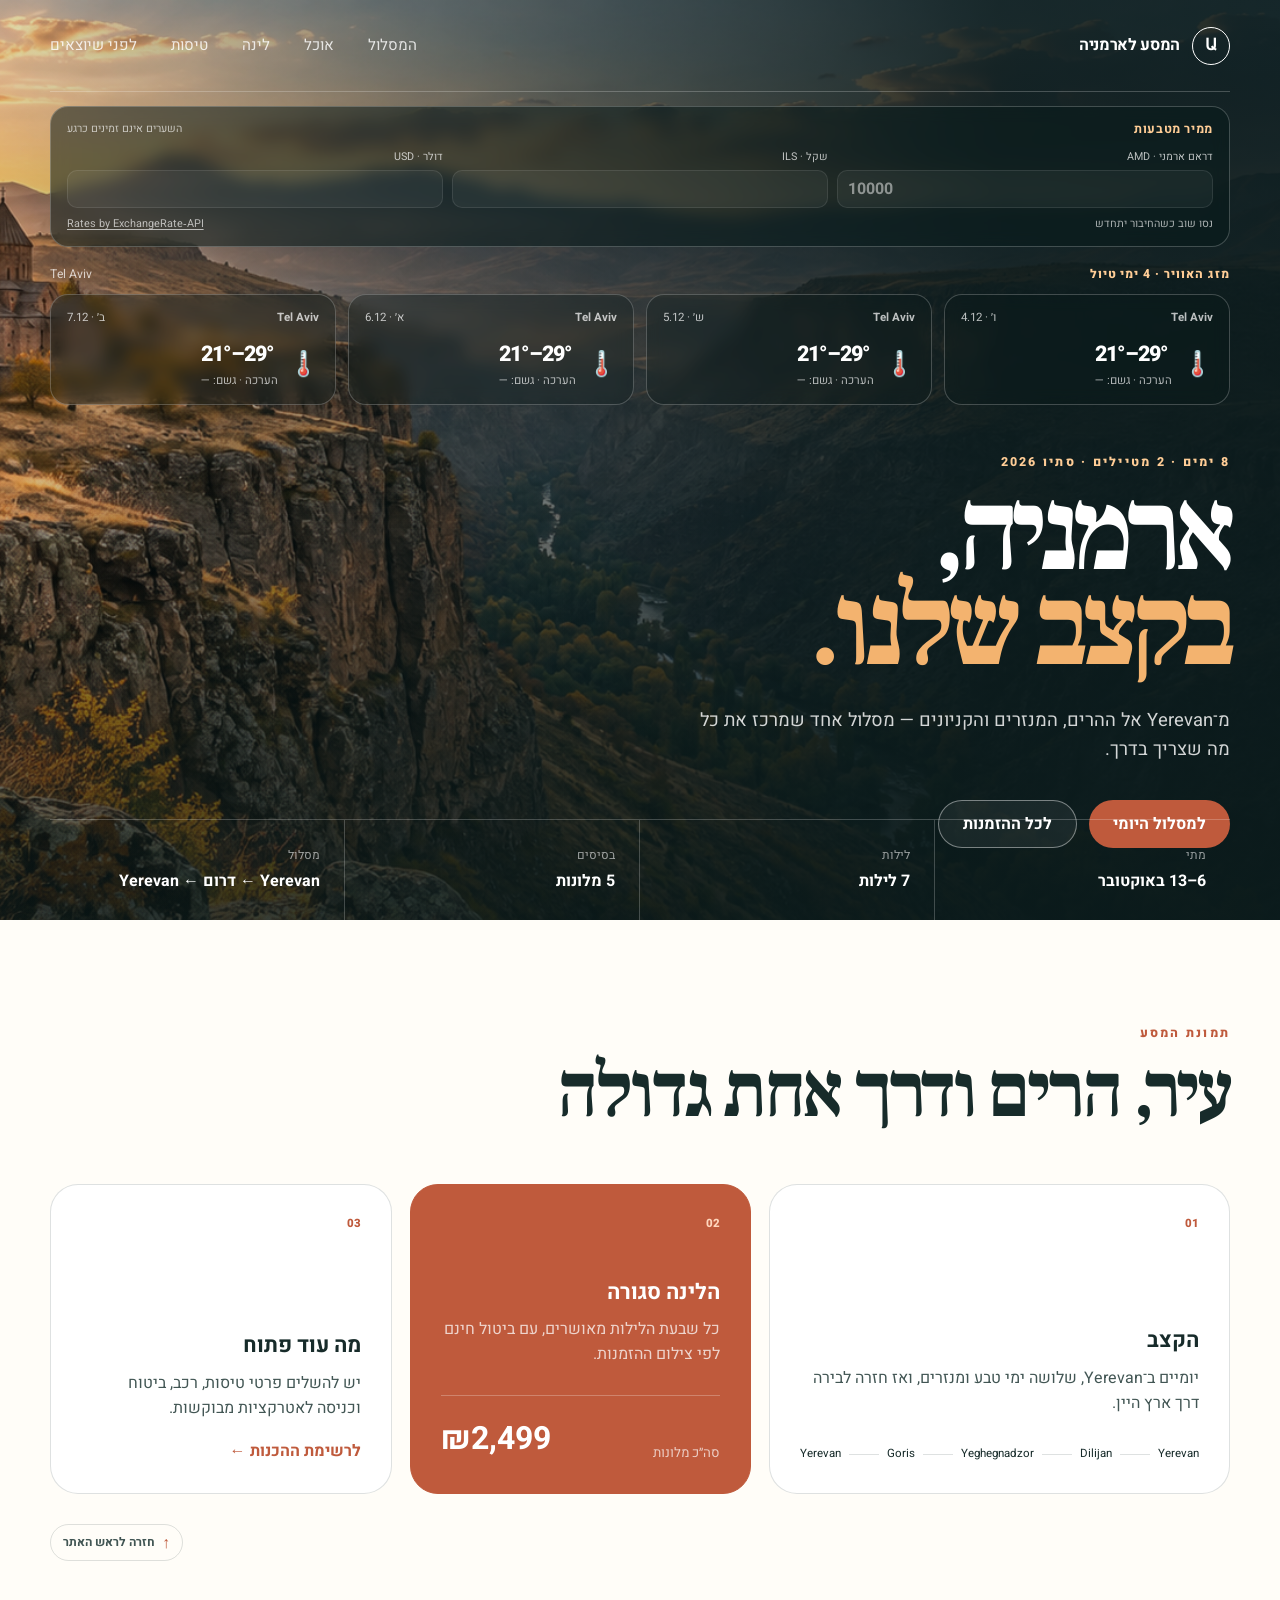
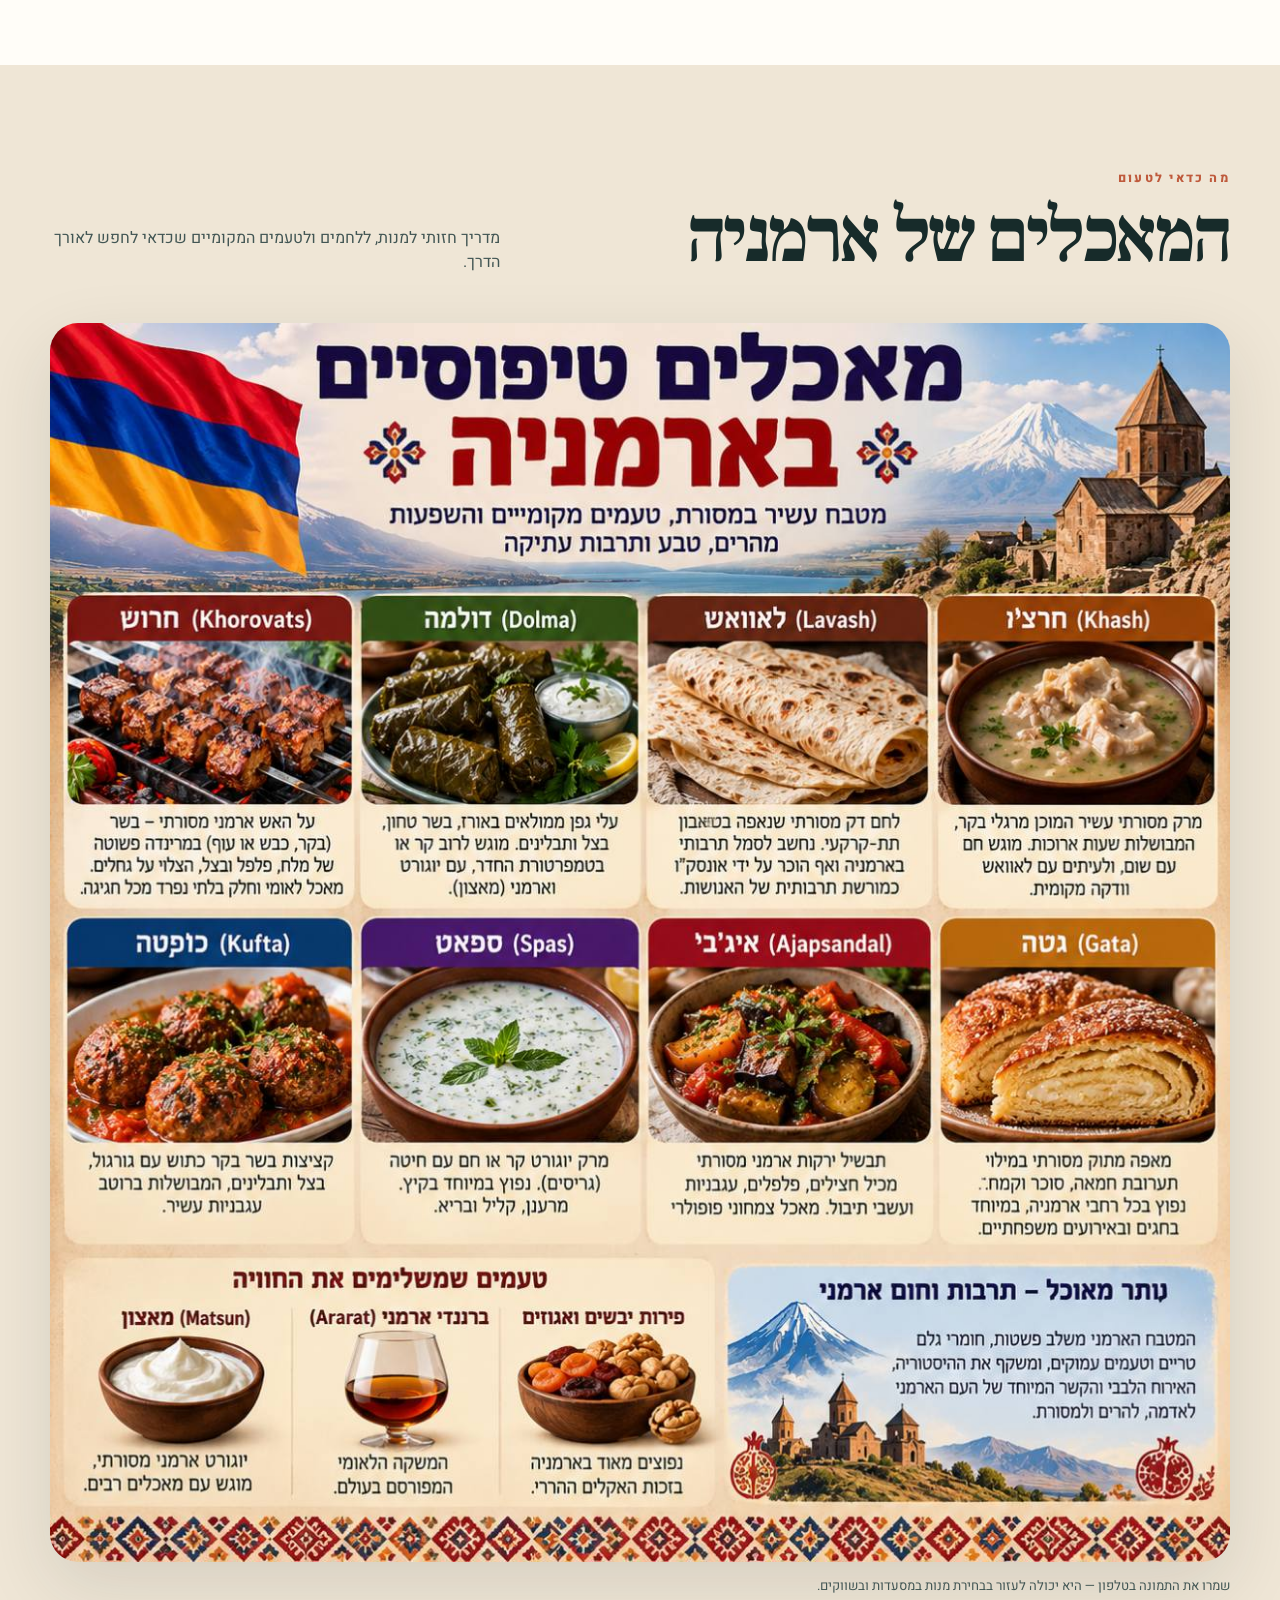
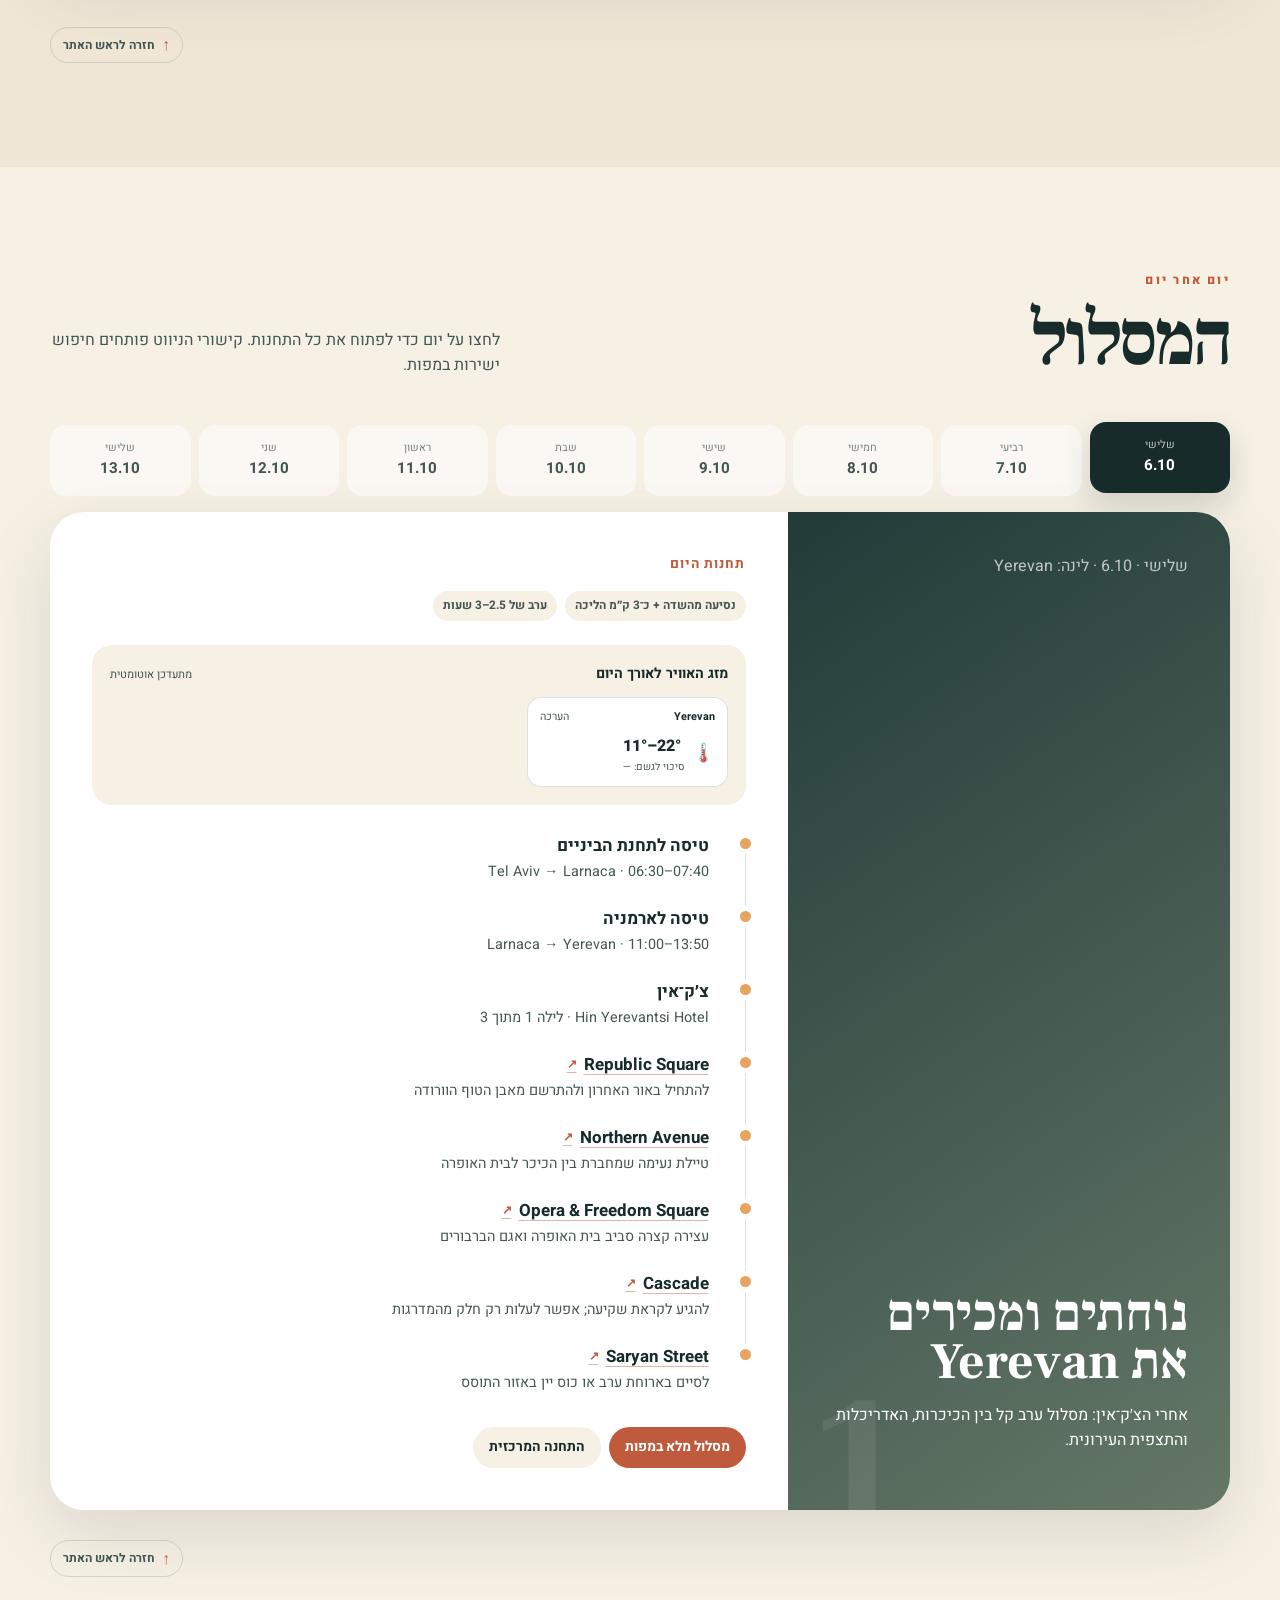
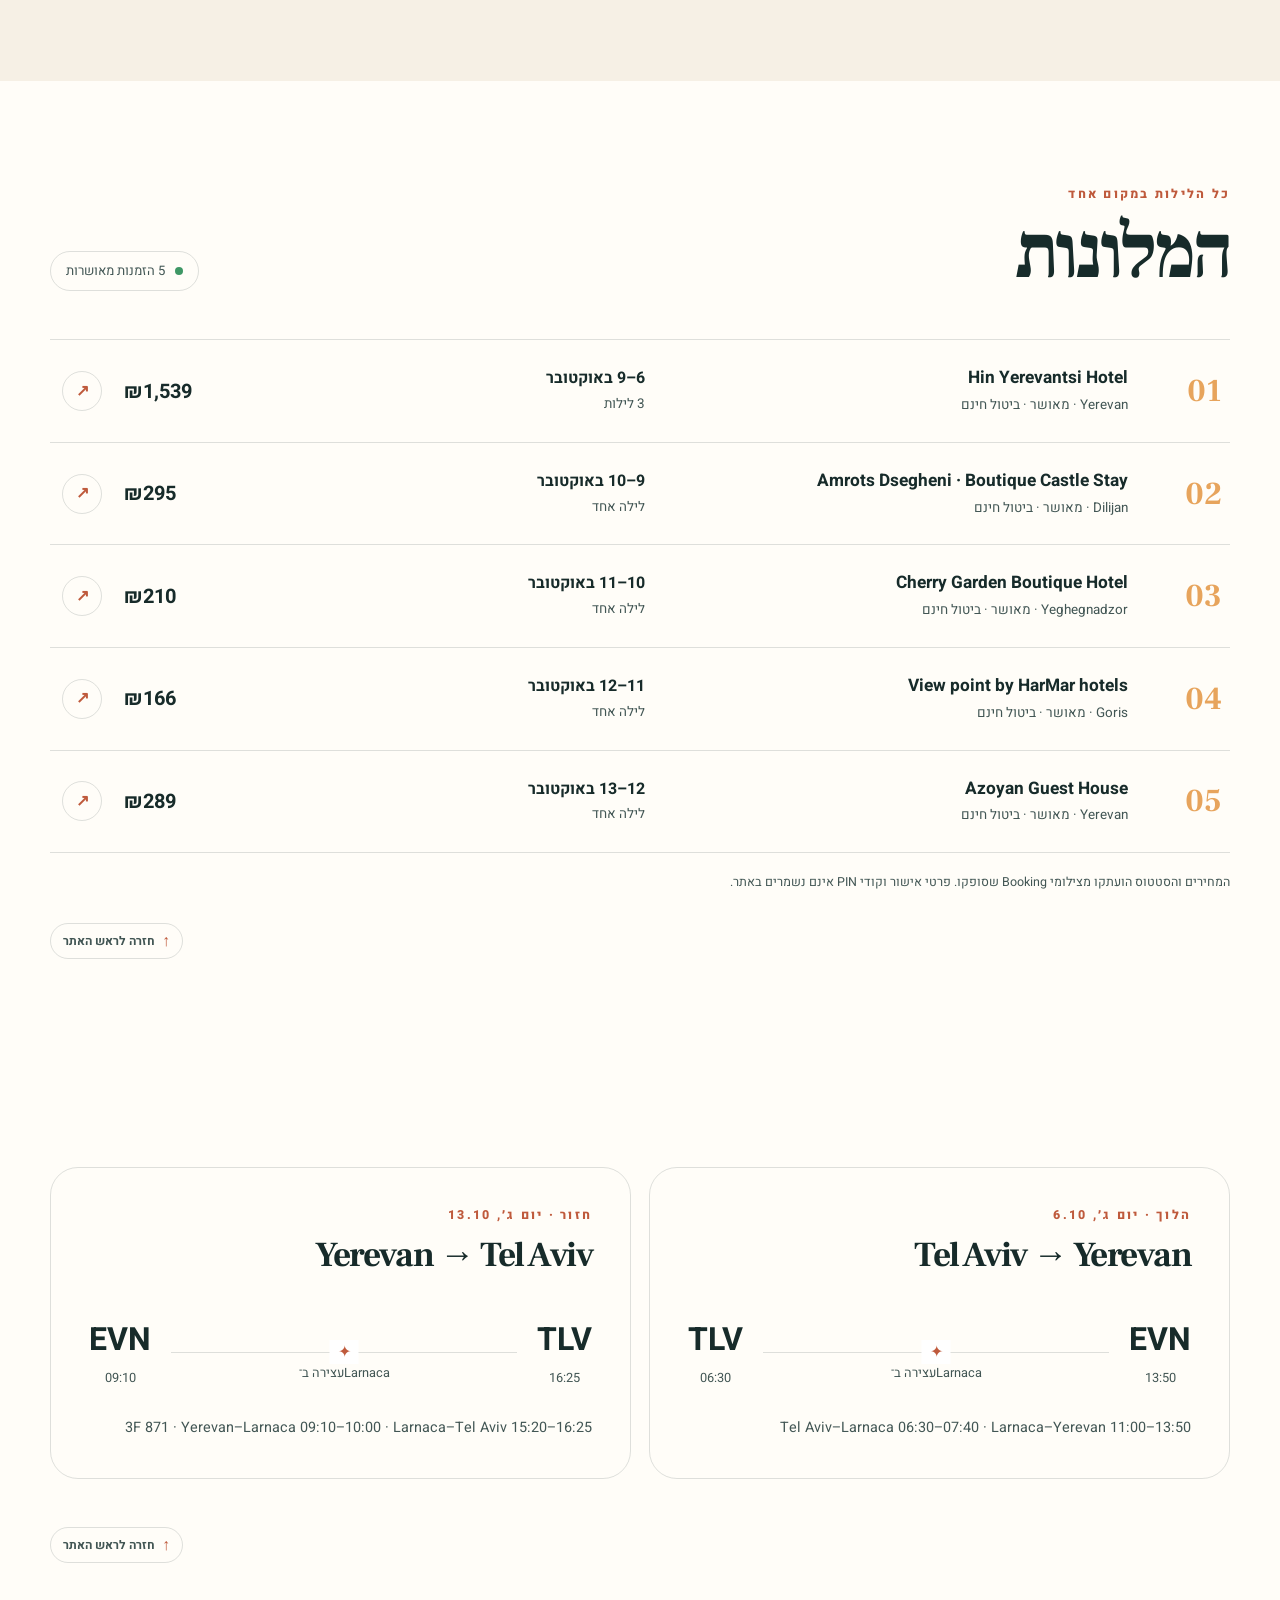
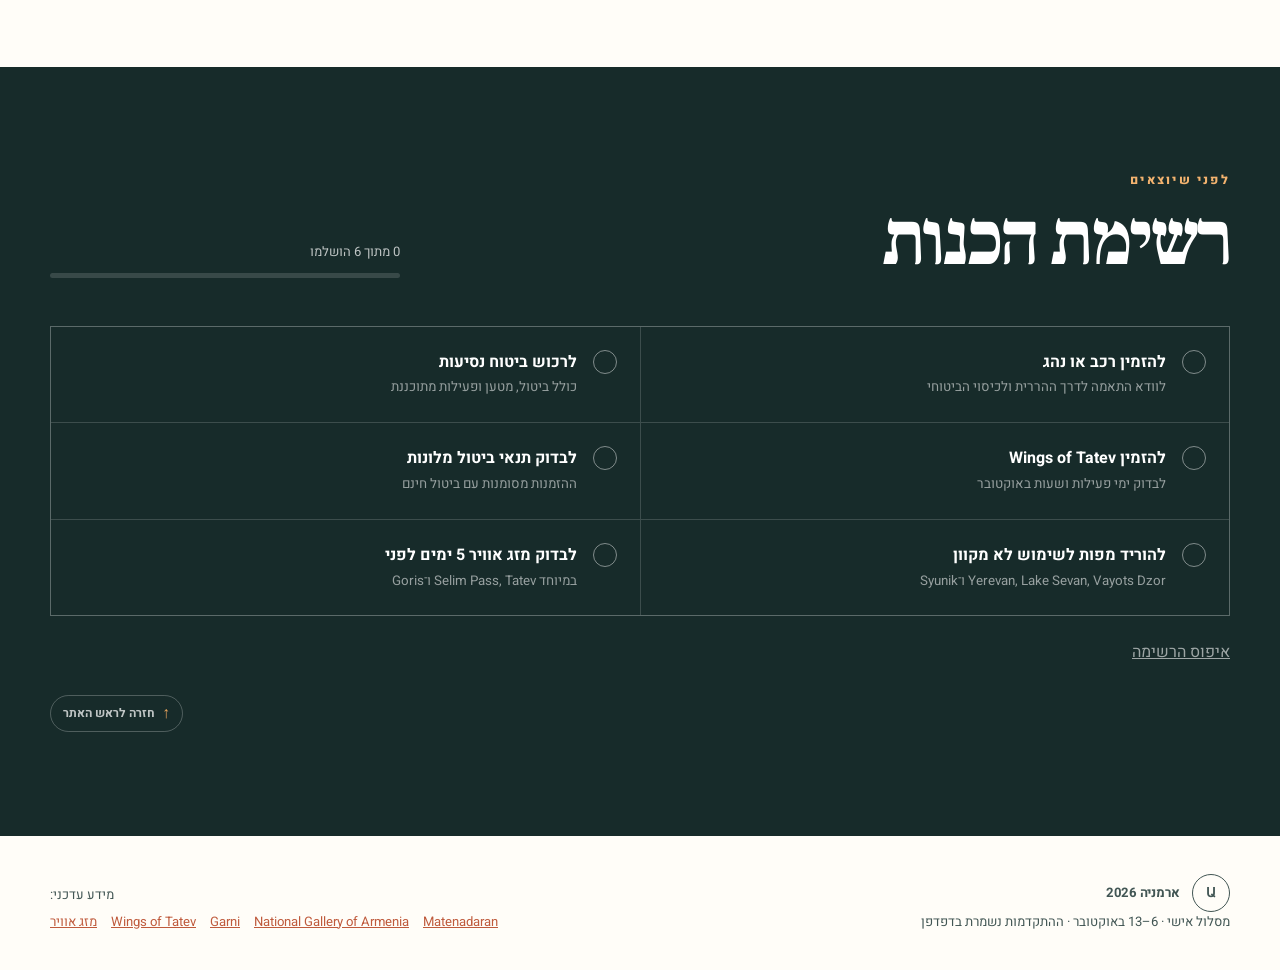
<file: index.html>
<!doctype html>
<html lang="he" dir="rtl">
<head>
  <meta charset="utf-8">
  <meta name="viewport" content="width=device-width, initial-scale=1">
  <meta name="theme-color" content="#172b2a">
  <meta name="apple-mobile-web-app-capable" content="yes">
  <meta name="apple-mobile-web-app-status-bar-style" content="black-translucent">
  <meta name="apple-mobile-web-app-title" content="ארמניה 2026">
  <title>ארמניה · אוקטובר 2026</title>
  <meta name="description" content="מסלול טיול פרטי בארמניה, 6–13 באוקטובר 2026">
  <link rel="manifest" href="manifest.webmanifest?v=armenia-12">
  <link rel="icon" type="image/png" sizes="192x192" href="assets/armenia-icon-192.png">
  <link rel="apple-touch-icon" sizes="180x180" href="assets/armenia-icon-180.png">
  <link rel="preconnect" href="https://fonts.googleapis.com">
  <link rel="preconnect" href="https://fonts.gstatic.com" crossorigin>
  <link href="https://fonts.googleapis.com/css2?family=Heebo:wght@400;500;600;700;800&family=Frank+Ruhl+Libre:wght@600;700&display=swap" rel="stylesheet">
  <link rel="stylesheet" href="styles.css?v=armenia-11">
</head>
<body id="page-top">
  <header class="hero">
    <nav class="topbar shell" aria-label="ניווט ראשי">
      <a class="brand" href="#page-top" aria-label="חזרה לראש הדף">
        <span class="brand-mark" aria-hidden="true">Ա</span>
        <span>המסע לארמניה</span>
      </a>
      <button class="menu-button" aria-expanded="false" aria-controls="main-nav" aria-label="פתיחת תפריט">
        <i></i><i></i><i></i><span class="sr-only">תפריט</span>
      </button>
      <div class="nav-links" id="main-nav">
        <a href="#route">המסלול</a>
        <a href="#food">אוכל</a>
        <a href="#stays">לינה</a>
        <a href="#flights">טיסות</a>
        <a href="#checklist">לפני שיוצאים</a>
      </div>
    </nav>

    <section class="currency-converter shell" aria-label="ממיר מטבעות">
      <div class="currency-head">
        <strong>ממיר מטבעות</strong>
        <span id="currency-status">טוען שערים עדכניים…</span>
      </div>
      <div class="currency-grid">
        <label><span>דראם ארמני · AMD</span><input id="currency-amd" data-currency="AMD" inputmode="decimal" value="10000" aria-label="סכום בדראם ארמני"></label>
        <label><span>שקל · ILS</span><input id="currency-ils" data-currency="ILS" inputmode="decimal" aria-label="סכום בשקלים"></label>
        <label><span>דולר · USD</span><input id="currency-usd" data-currency="USD" inputmode="decimal" aria-label="סכום בדולרים"></label>
      </div>
      <div class="currency-foot"><span id="currency-rates">מחשב שערים…</span><a href="https://www.exchangerate-api.com" target="_blank" rel="noreferrer">Rates by ExchangeRate‑API</a></div>
    </section>

    <section class="hero-weather shell" id="weather" aria-label="מזג האוויר בארבעת ימי הטיול הקרובים">
      <div class="hero-weather-head">
        <span>מזג האוויר · 4 ימי טיול</span>
        <span id="weather-status">התחזית נטענת…</span>
      </div>
      <div class="weather-grid" id="weather-grid"></div>
    </section>

    <div class="hero-content shell" id="top">
      <p class="eyebrow">8 ימים · 2 מטיילים · סתיו 2026</p>
      <h1>ארמניה,<br><em>בקצב שלנו.</em></h1>
      <p class="hero-copy">מ־Yerevan אל ההרים, המנזרים והקניונים — מסלול אחד שמרכז את כל מה שצריך בדרך.</p>
      <div class="hero-actions">
        <a class="button button-primary" href="#route">למסלול היומי</a>
        <a class="button button-ghost" href="#stays">לכל ההזמנות</a>
      </div>
    </div>

    <div class="trip-strip shell" aria-label="פרטי הטיול">
      <div><span>מתי</span><strong>6–13 באוקטובר</strong></div>
      <div><span>לילות</span><strong>7 לילות</strong></div>
      <div><span>בסיסים</span><strong>5 מלונות</strong></div>
      <div><span>מסלול</span><strong>Yerevan ← דרום ← Yerevan</strong></div>
    </div>
  </header>

  <main>
    <section class="intro shell section-pad">
      <div class="section-heading">
        <p class="kicker">תמונת המסע</p>
        <h2>עיר, הרים ודרך אחת גדולה</h2>
      </div>
      <div class="summary-grid">
        <article class="summary-card route-card">
          <span class="card-number">01</span>
          <h3>הקצב</h3>
          <p>יומיים ב־Yerevan, שלושה ימי טבע ומנזרים, ואז חזרה לבירה דרך ארץ היין.</p>
          <div class="mini-route" aria-label="תחנות הלינה">
            <span>Yerevan</span><i></i><span>Dilijan</span><i></i><span>Yeghegnadzor</span><i></i><span>Goris</span><i></i><span>Yerevan</span>
          </div>
        </article>
        <article class="summary-card accent-card">
          <span class="card-number">02</span>
          <h3>הלינה סגורה</h3>
          <p>כל שבעת הלילות מאושרים, עם ביטול חינם לפי צילום ההזמנות.</p>
          <div class="price-total"><small>סה״כ מלונות</small><strong>₪2,499</strong></div>
        </article>
        <article class="summary-card">
          <span class="card-number">03</span>
          <h3>מה עוד פתוח</h3>
          <p>יש להשלים פרטי טיסות, רכב, ביטוח וכניסה לאטרקציות מבוקשות.</p>
          <a class="text-link" href="#checklist">לרשימת ההכנות ←</a>
        </article>
      </div>
      <a class="section-top-link" href="#page-top"><span aria-hidden="true">↑</span> חזרה לראש האתר</a>
    </section>

    <section class="food-section section-pad" id="food">
      <div class="shell">
        <div class="section-heading split-heading">
          <div>
            <p class="kicker">מה כדאי לטעום</p>
            <h2>המאכלים של ארמניה</h2>
          </div>
          <p>מדריך חזותי למנות, ללחמים ולטעמים המקומיים שכדאי לחפש לאורך הדרך.</p>
        </div>
        <figure class="food-figure">
          <img src="assets/armenian-foods.jpg" alt="מדריך בעברית למאכלים טיפוסיים בארמניה, ובהם חורובאץ, דולמה, לאוואש, חאש, קופטה, ספאס, אג׳פסנדלי וגאטה" loading="lazy">
          <figcaption>שמרו את התמונה בטלפון — היא יכולה לעזור בבחירת מנות במסעדות ובשווקים.</figcaption>
        </figure>
        <a class="section-top-link" href="#page-top"><span aria-hidden="true">↑</span> חזרה לראש האתר</a>
      </div>
    </section>

    <section class="route-section section-pad" id="route">
      <div class="shell">
        <div class="section-heading split-heading">
          <div>
            <p class="kicker">יום אחר יום</p>
            <h2>המסלול</h2>
          </div>
          <p>לחצו על יום כדי לפתוח את כל התחנות. קישורי הניווט פותחים חיפוש ישירות במפות.</p>
        </div>

        <div class="day-tabs" role="tablist" aria-label="בחירת יום"></div>
        <article class="day-panel" aria-live="polite"></article>
        <a class="section-top-link" href="#page-top"><span aria-hidden="true">↑</span> חזרה לראש האתר</a>
      </div>
    </section>

    <section class="stays-section shell section-pad" id="stays">
      <div class="section-heading split-heading">
        <div>
          <p class="kicker">כל הלילות במקום אחד</p>
          <h2>המלונות</h2>
        </div>
        <div class="confirmed-pill"><span></span> 5 הזמנות מאושרות</div>
      </div>
      <div class="hotel-list" id="hotel-list"></div>
      <p class="source-note">המחירים והסטטוס הועתקו מצילומי Booking שסופקו. פרטי אישור וקודי PIN אינם נשמרים באתר.</p>
      <a class="section-top-link" href="#page-top"><span aria-hidden="true">↑</span> חזרה לראש האתר</a>
    </section>

    <section class="travel-grid shell section-pad" id="flights">
      <article class="travel-card flight-card">
        <div class="section-heading compact">
          <p class="kicker">הלוך · יום ג׳, 6.10</p>
          <h2>Tel Aviv → Yerevan</h2>
        </div>
        <div class="flight-path">
          <div><strong>TLV</strong><span>06:30</span></div>
          <div class="flight-line"><span>עצירה ב־Larnaca</span></div>
          <div><strong>EVN</strong><span>13:50</span></div>
        </div>
        <p>Tel Aviv–Larnaca 06:30–07:40 · Larnaca–Yerevan 11:00–13:50</p>
      </article>
      <article class="travel-card flight-card">
        <div class="section-heading compact">
          <p class="kicker">חזור · יום ג׳, 13.10</p>
          <h2>Yerevan → Tel Aviv</h2>
        </div>
        <div class="flight-path">
          <div><strong>EVN</strong><span>09:10</span></div>
          <div class="flight-line"><span>עצירה ב־Larnaca</span></div>
          <div><strong>TLV</strong><span>16:25</span></div>
        </div>
        <p>3F 871 · Yerevan–Larnaca 09:10–10:00 · Larnaca–Tel Aviv 15:20–16:25</p>
      </article>
      <a class="section-top-link travel-top-link" href="#page-top"><span aria-hidden="true">↑</span> חזרה לראש האתר</a>
    </section>

    <section class="checklist-section" id="checklist">
      <div class="shell section-pad">
        <div class="section-heading split-heading light-heading">
          <div>
            <p class="kicker">לפני שיוצאים</p>
            <h2>רשימת הכנות</h2>
          </div>
          <div class="progress-wrap">
            <span id="progress-label">0 מתוך 6 הושלמו</span>
            <div class="progress-bar"><i id="progress-bar"></i></div>
          </div>
        </div>
        <div class="checklist" id="checklist-items"></div>
        <button class="reset-button" id="reset-checklist" type="button">איפוס הרשימה</button>
        <a class="section-top-link light-top-link" href="#page-top"><span aria-hidden="true">↑</span> חזרה לראש האתר</a>
      </div>
    </section>
  </main>

  <a class="back-to-top" href="#page-top" aria-label="חזרה לראש הדף"><span aria-hidden="true">↑</span><strong>לראש הדף</strong></a>

  <footer class="footer shell">
    <div>
      <div class="brand footer-brand"><span class="brand-mark" aria-hidden="true">Ա</span><span>ארמניה 2026</span></div>
      <p>מסלול אישי · 6–13 באוקטובר · ההתקדמות נשמרת בדפדפן</p>
    </div>
    <div class="source-links" aria-label="מקורות מידע">
      <span>מידע עדכני:</span>
      <a href="https://matenadaran.am/en/matenadaran/about-us/" target="_blank" rel="noreferrer">Matenadaran</a>
      <a href="https://www.gallery.am/en/visit" target="_blank" rel="noreferrer">National Gallery of Armenia</a>
      <a href="https://garni.mus.am/en/" target="_blank" rel="noreferrer">Garni</a>
      <a href="https://www.tatever.am/en/booking" target="_blank" rel="noreferrer">Wings of Tatev</a>
      <a href="https://open-meteo.com/en/docs" target="_blank" rel="noreferrer">מזג אוויר</a>
    </div>
  </footer>

  <script src="app.js?v=armenia-11"></script>
</body>
</html>
</file>
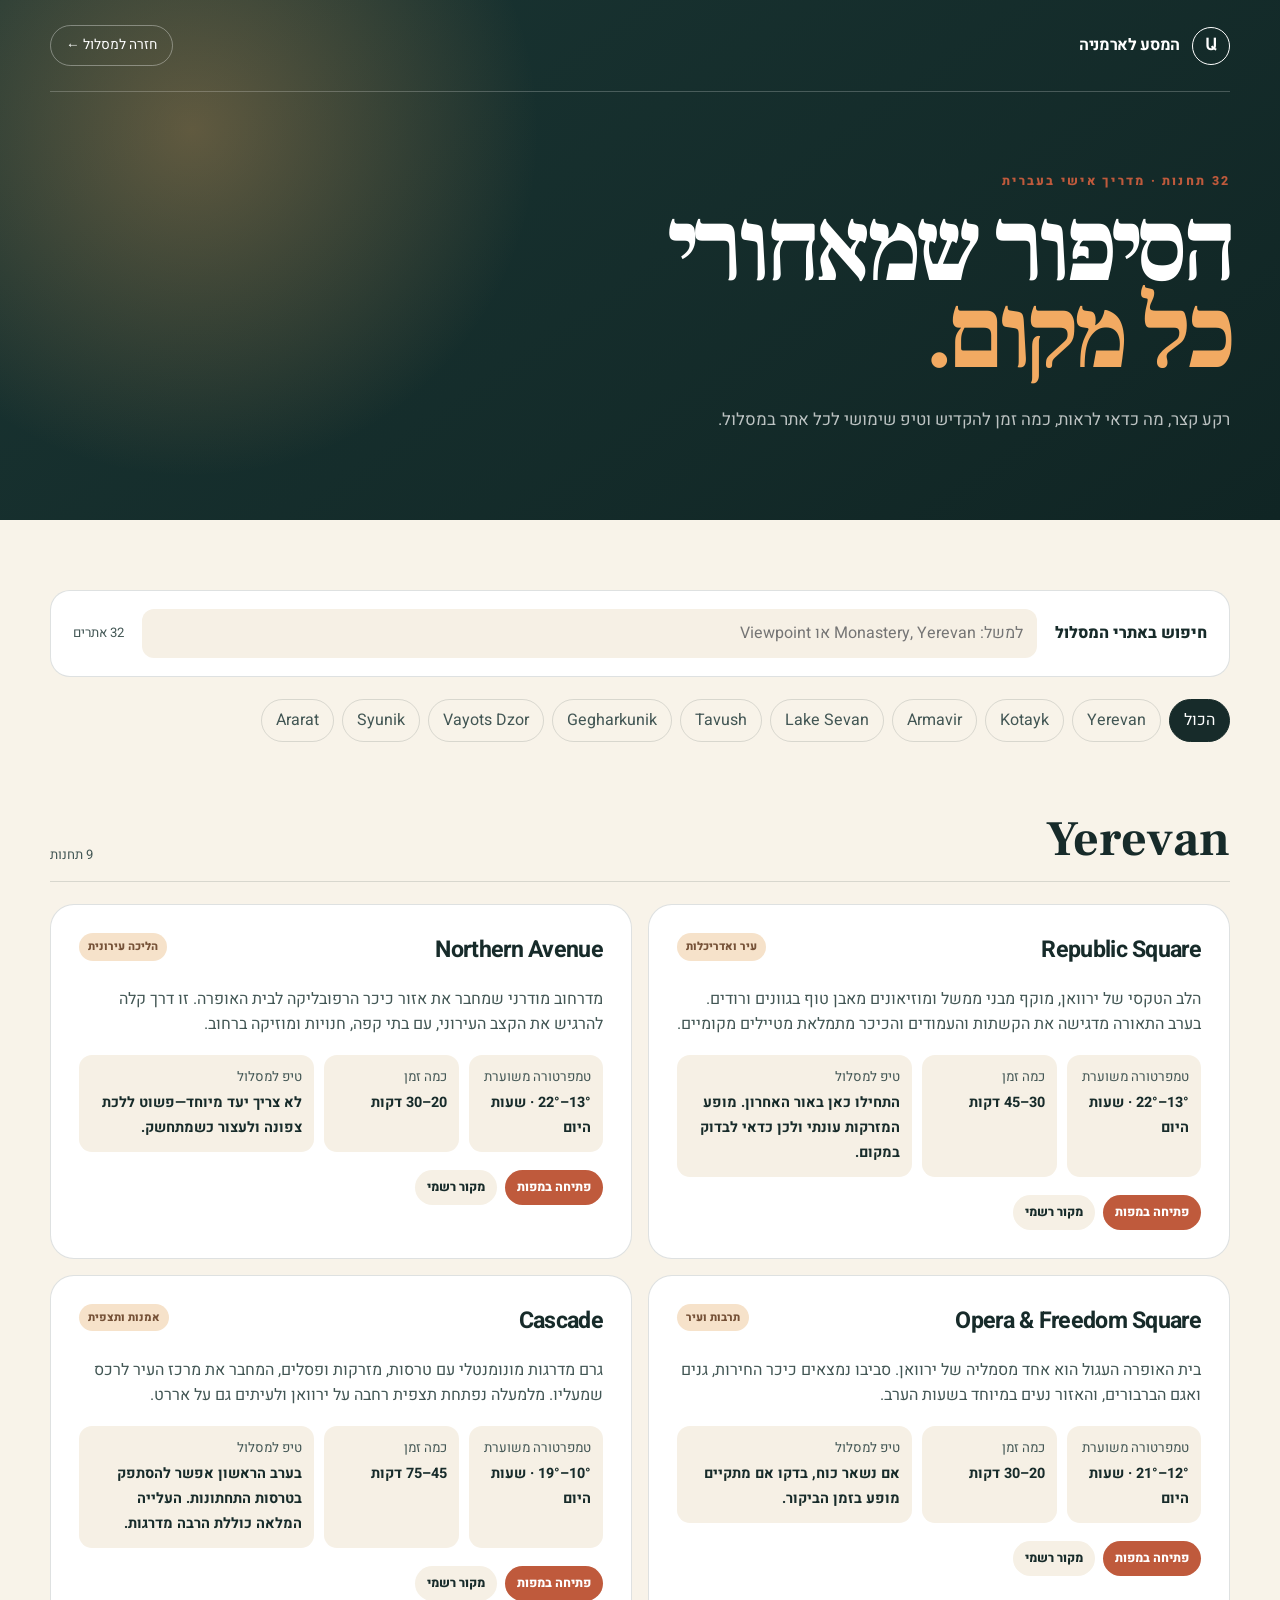
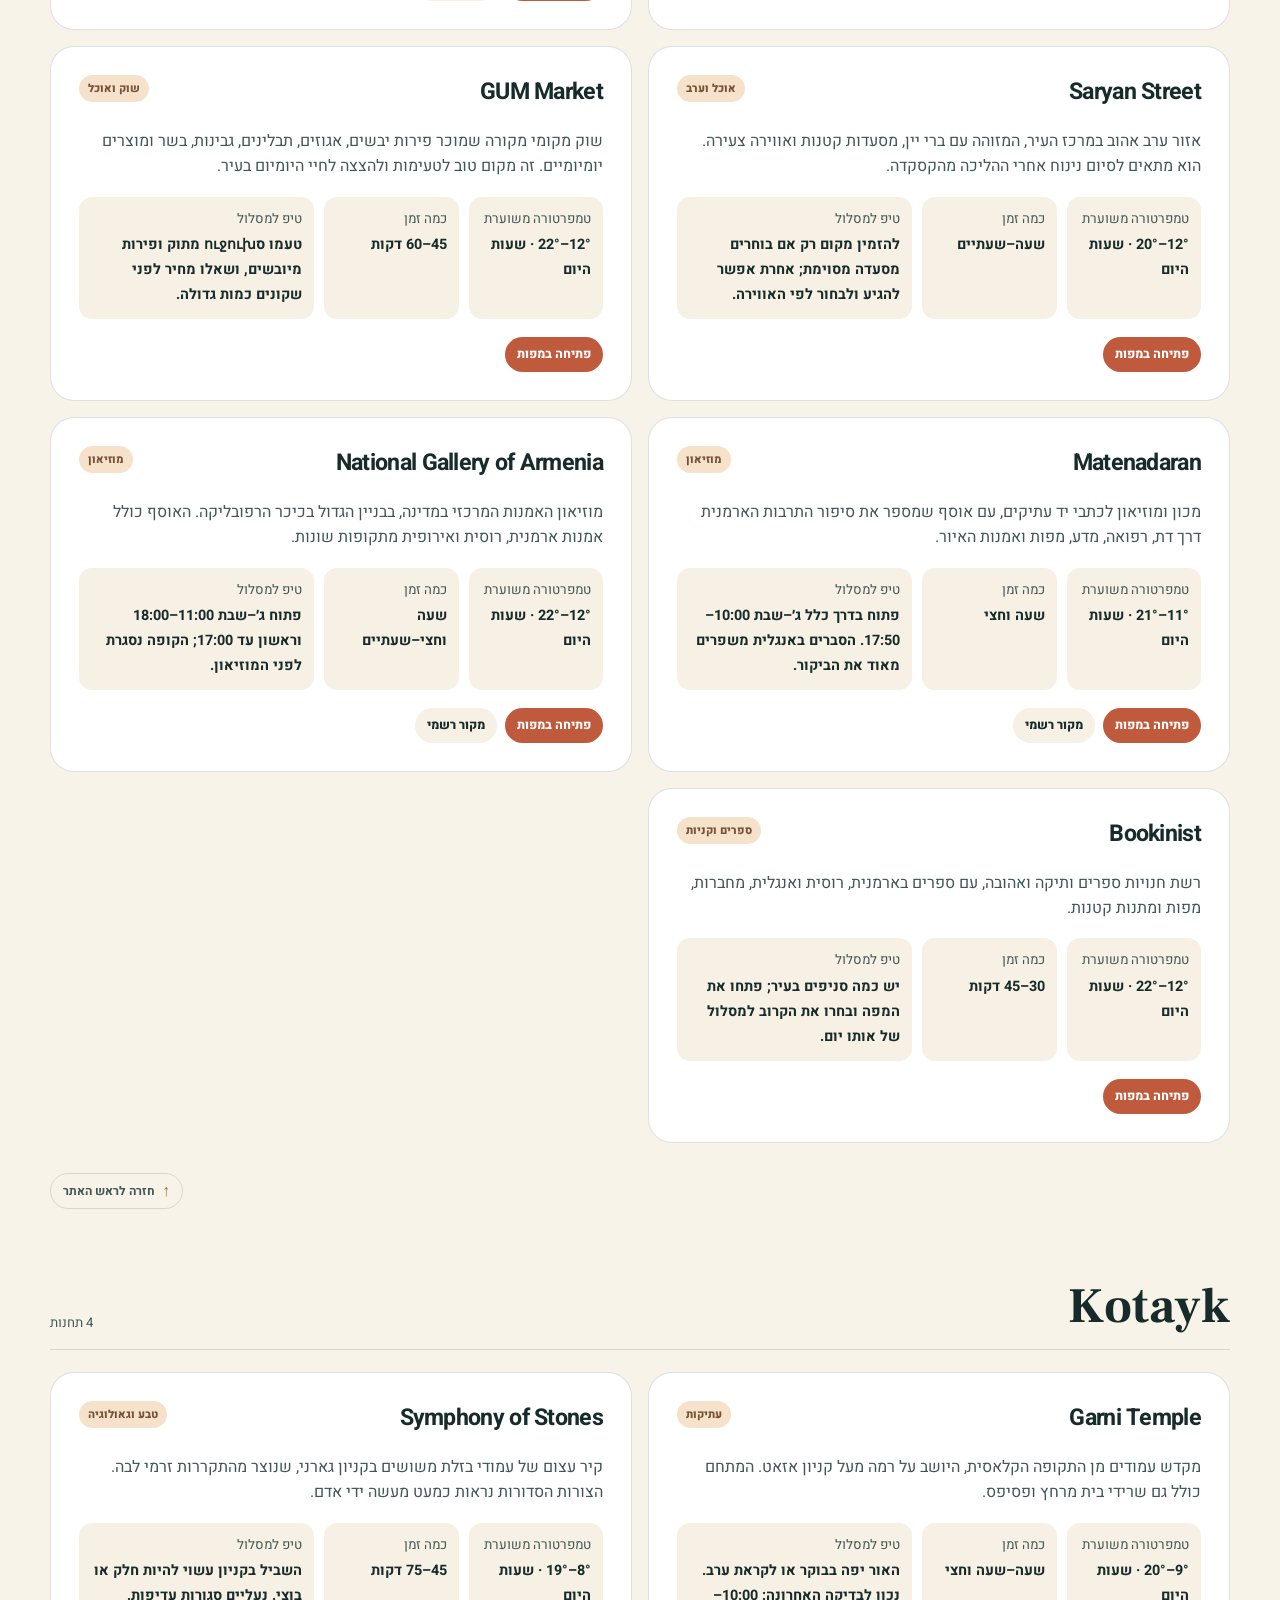
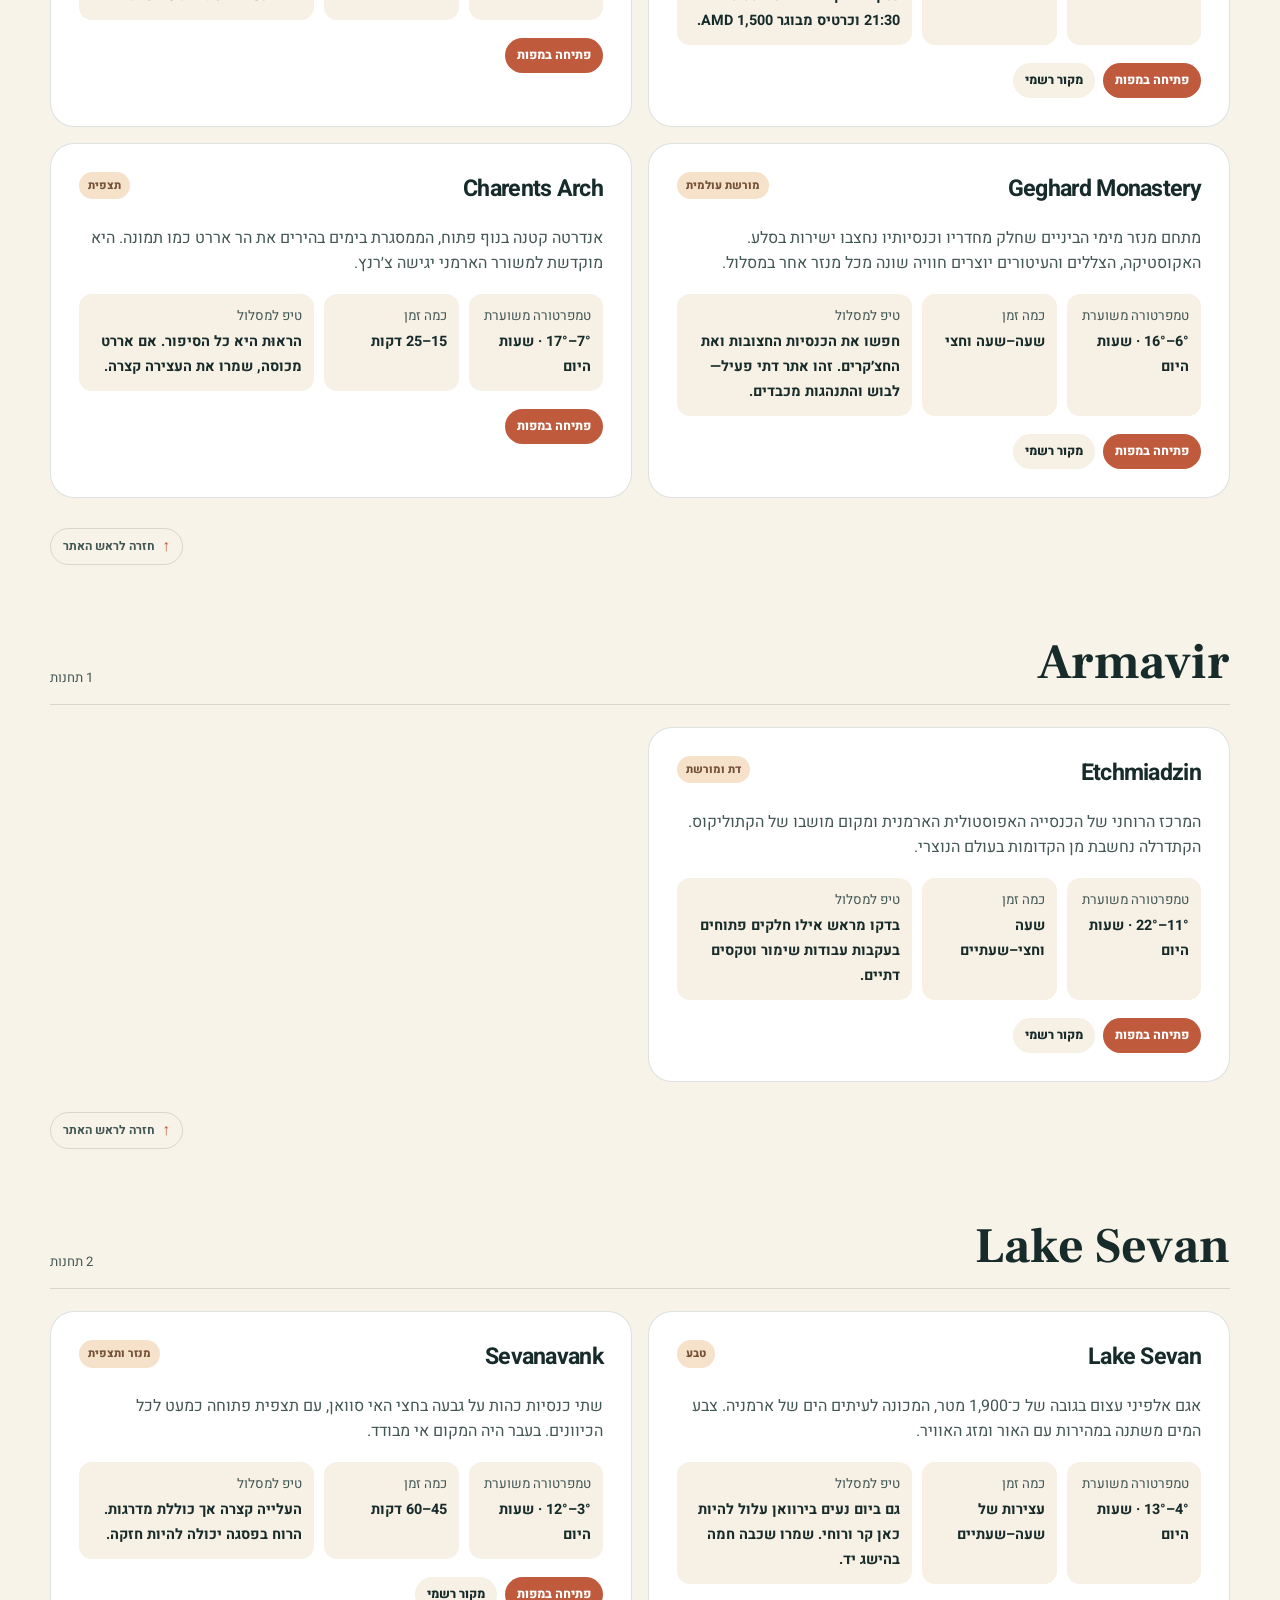
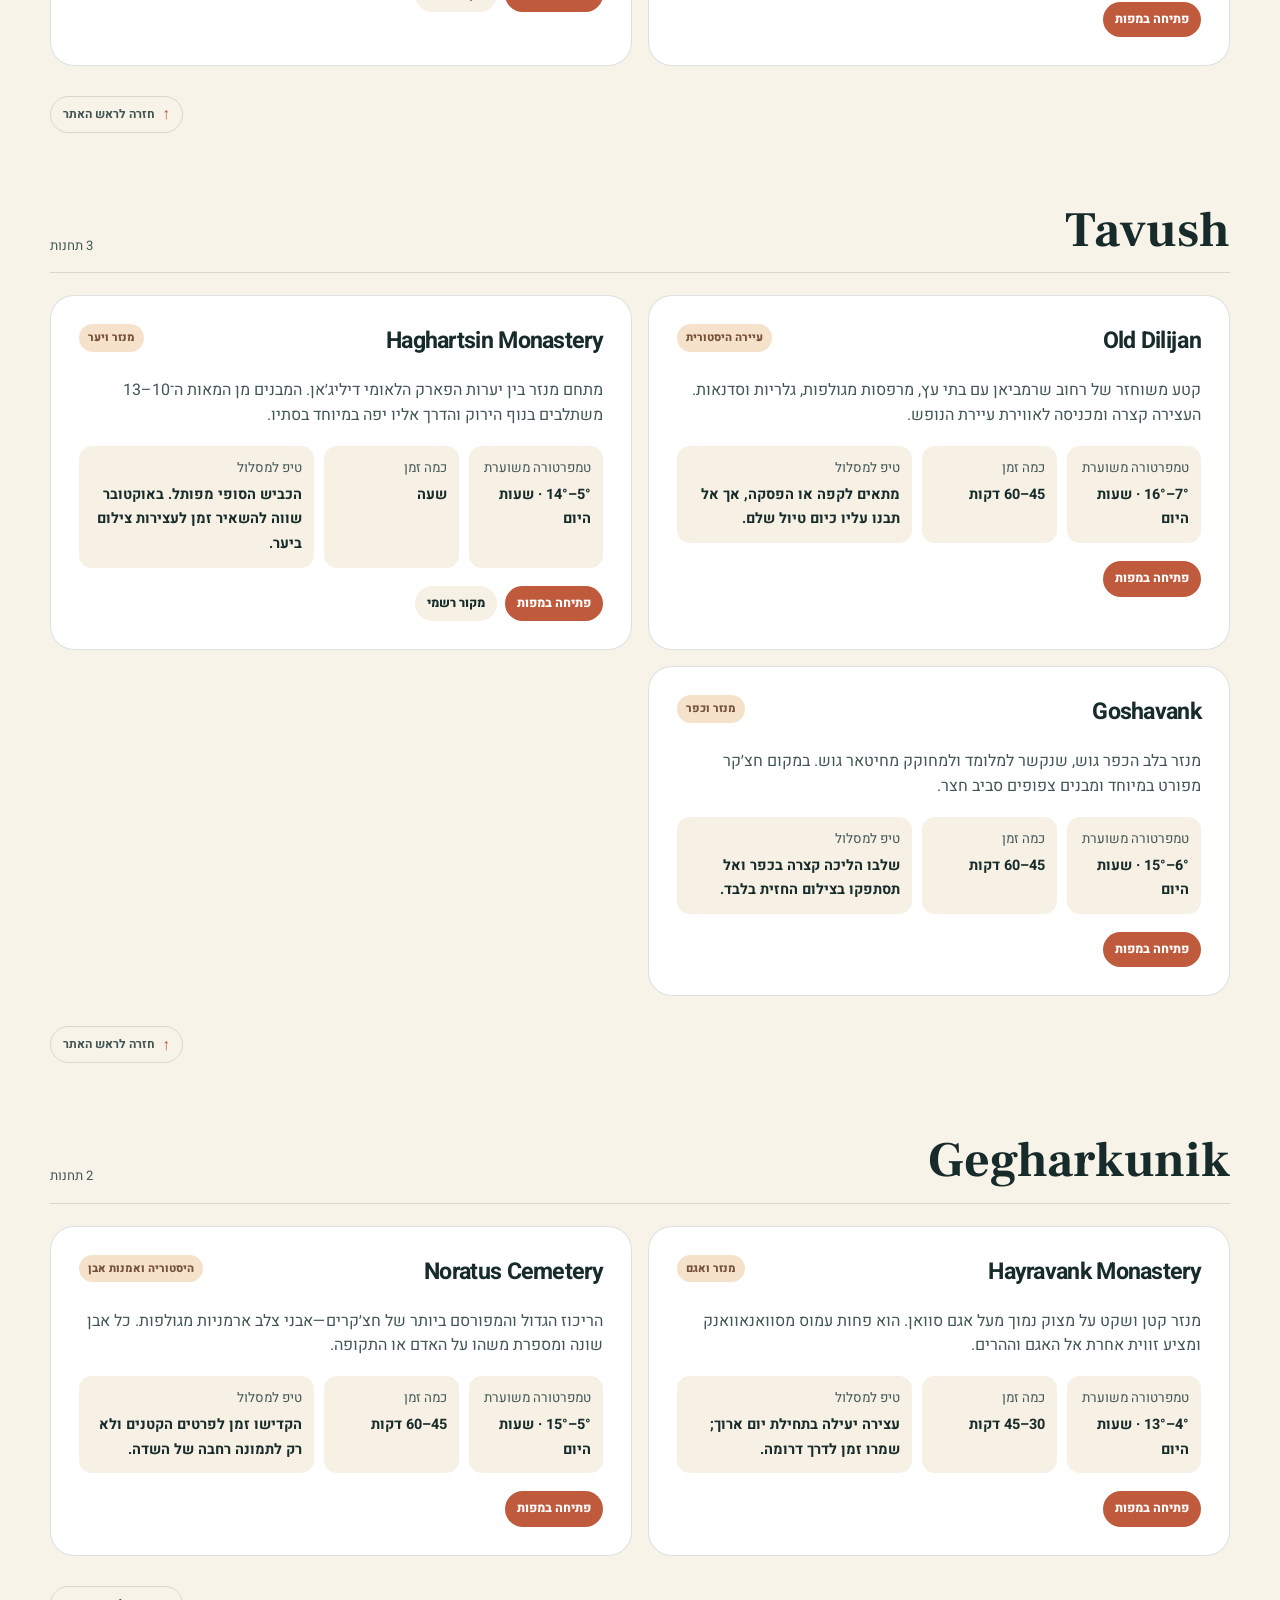
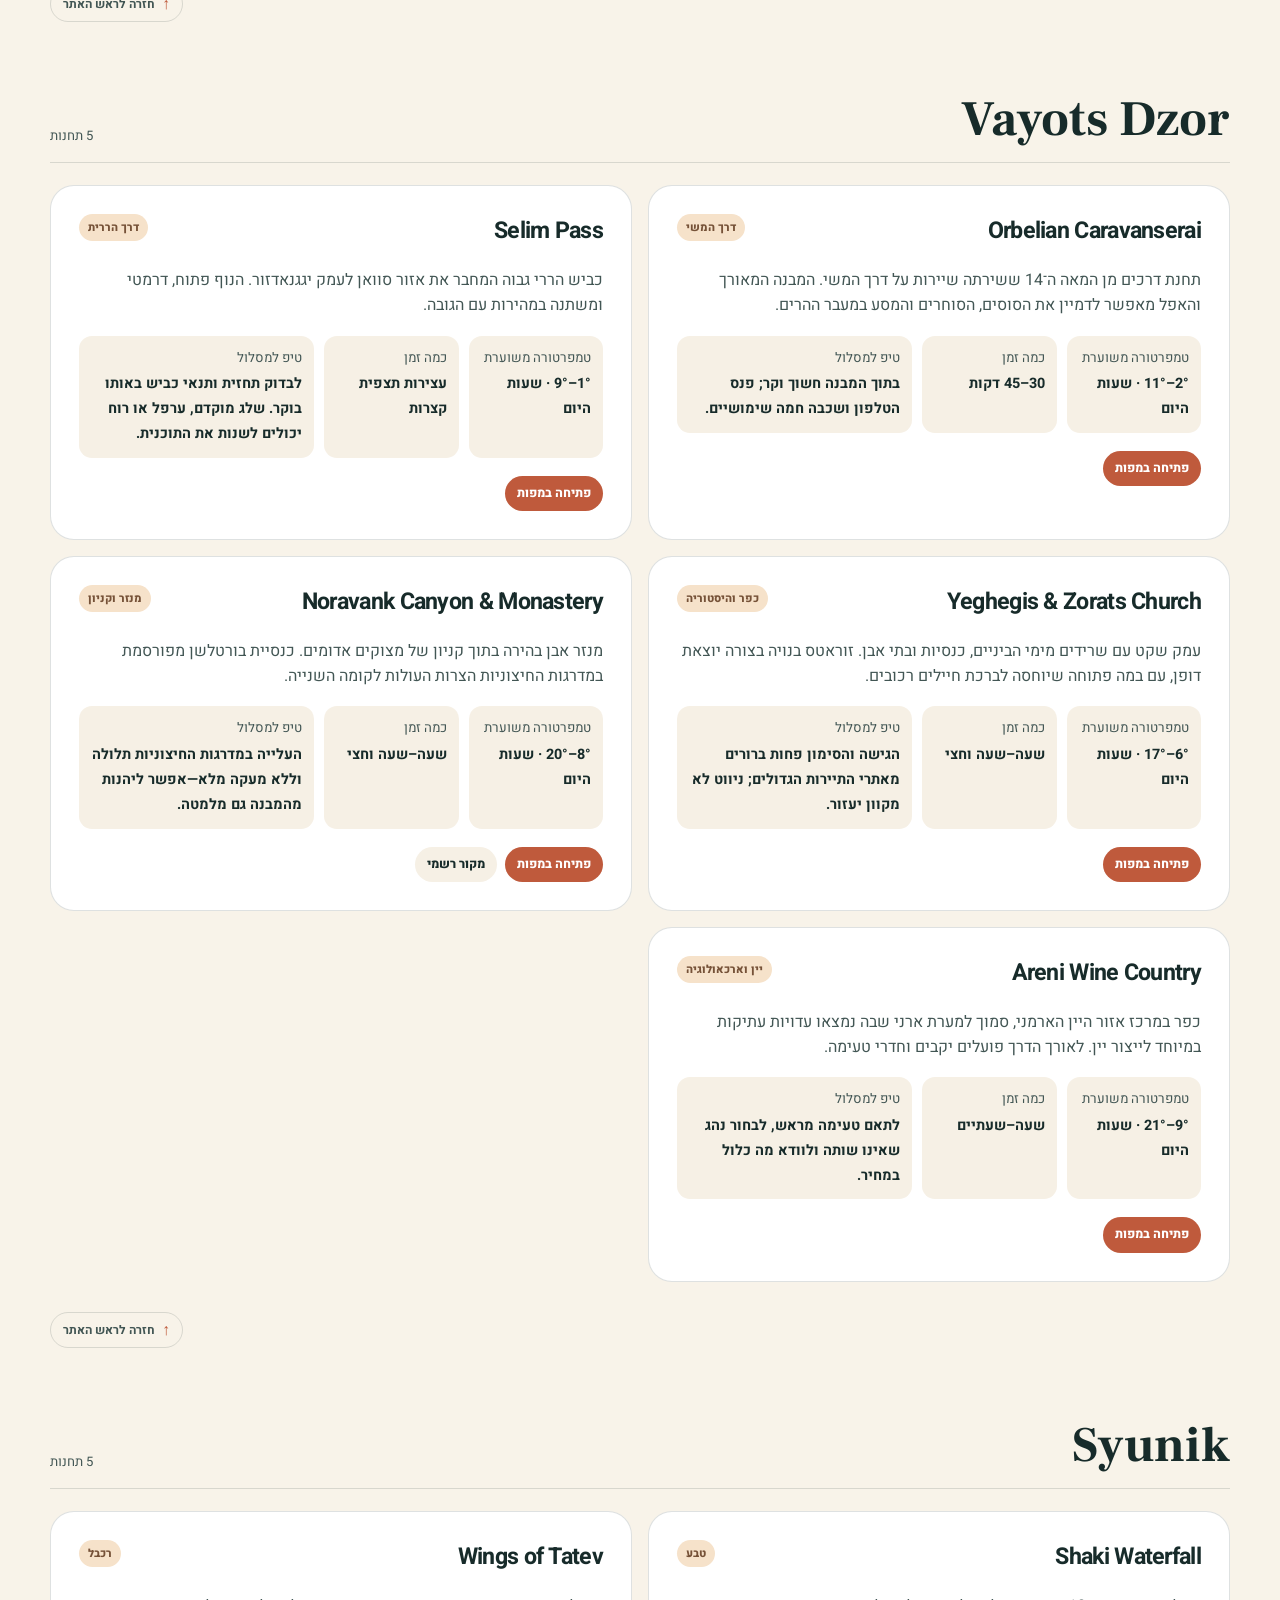
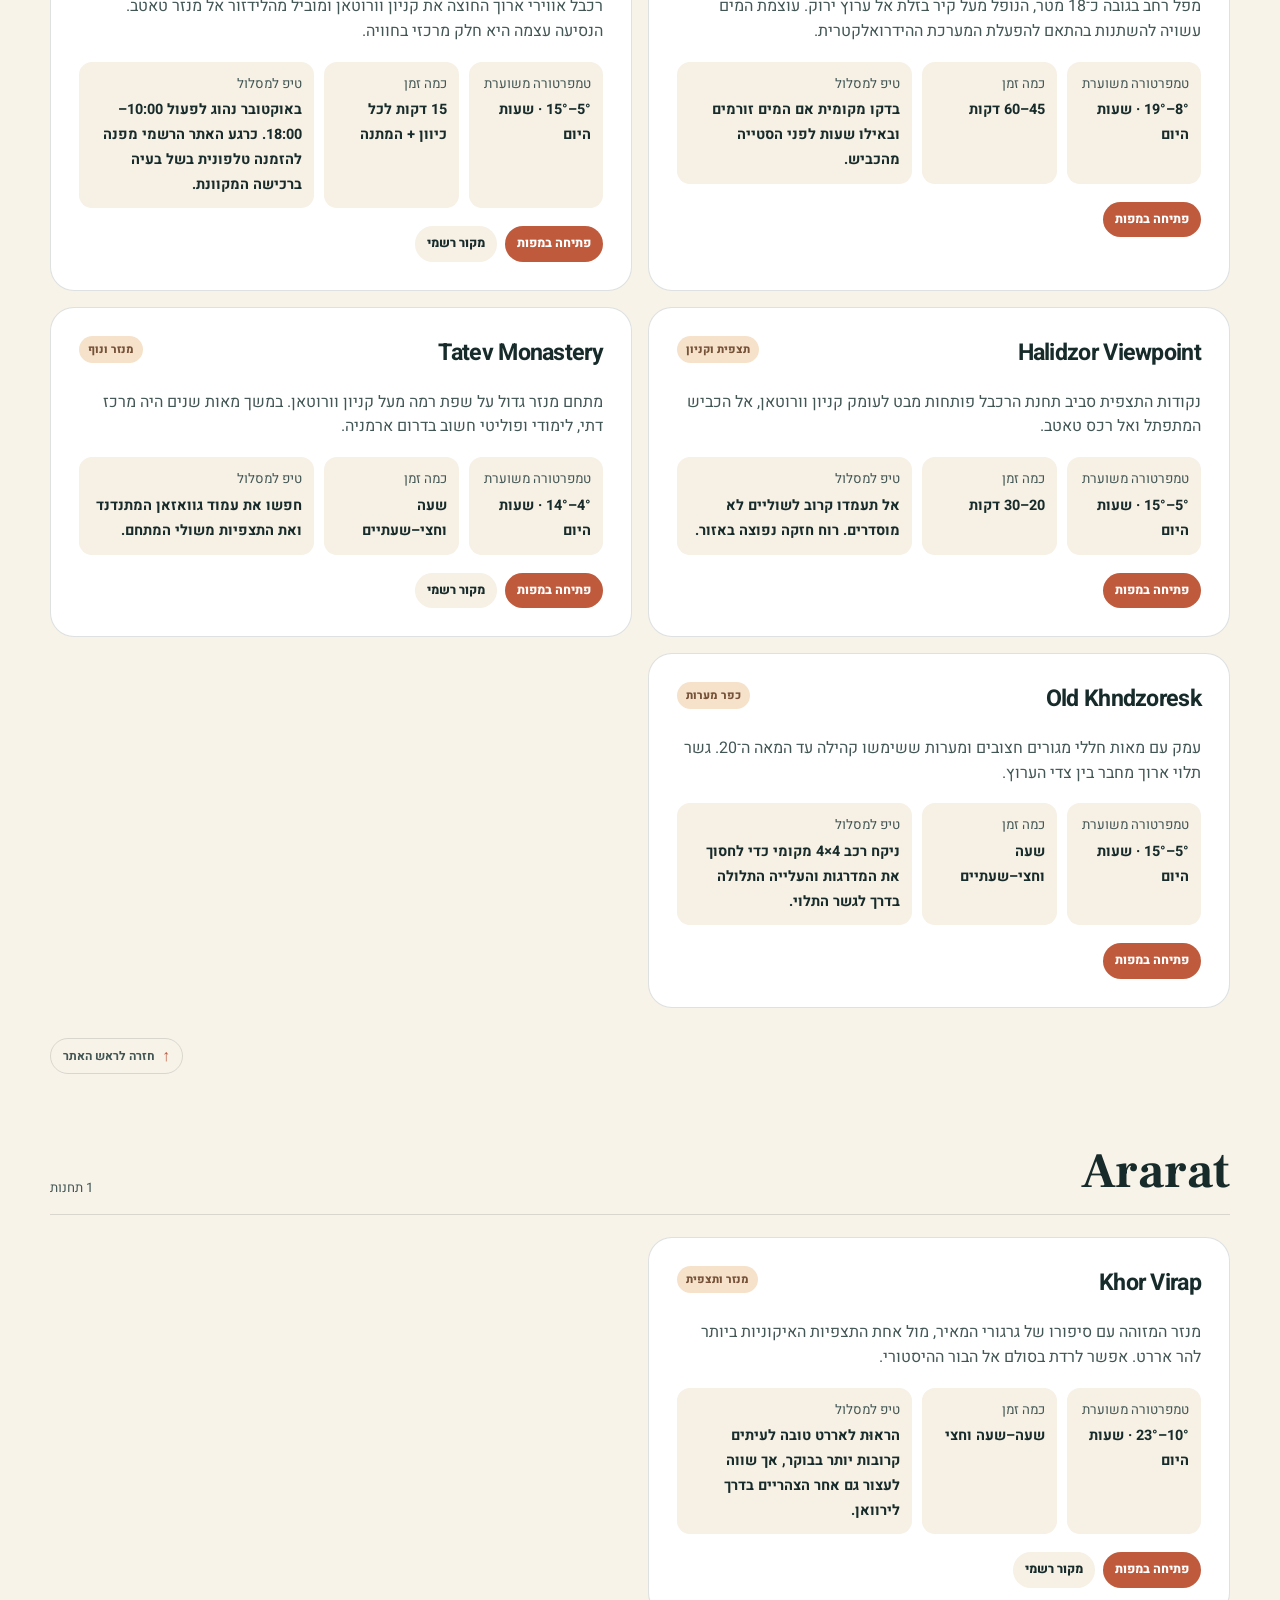
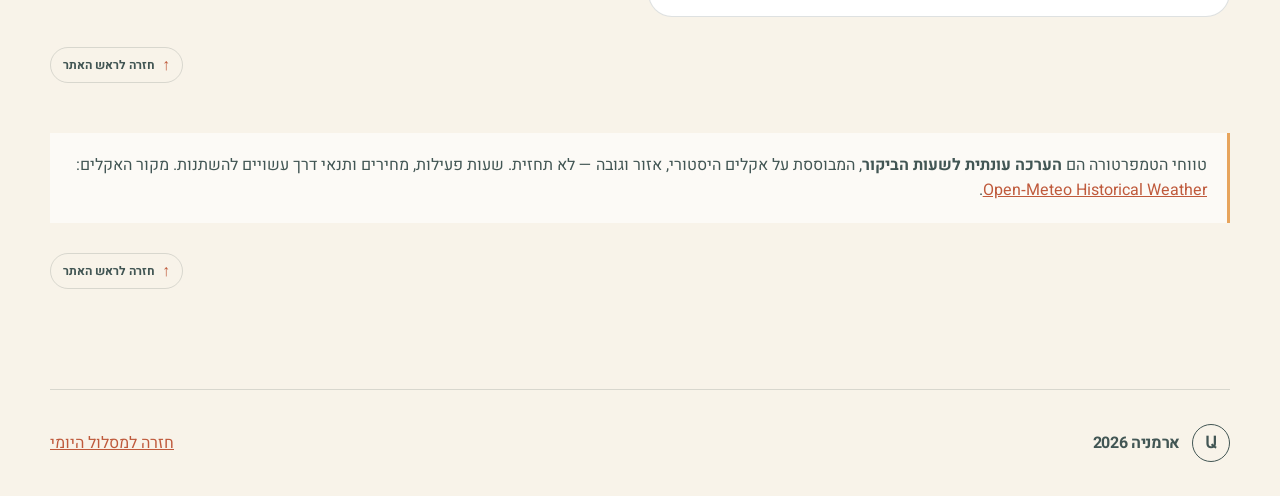
<file: attractions.html>
<!doctype html>
<html lang="he" dir="rtl">
<head>
  <meta charset="utf-8">
  <meta name="viewport" content="width=device-width, initial-scale=1">
  <meta name="theme-color" content="#172b2a">
  <meta name="apple-mobile-web-app-capable" content="yes">
  <meta name="apple-mobile-web-app-status-bar-style" content="black-translucent">
  <meta name="apple-mobile-web-app-title" content="ארמניה 2026">
  <title>מדריך האתרים · ארמניה 2026</title>
  <meta name="description" content="מידע בעברית על כל האתרים במסלול הטיול בארמניה">
  <link rel="manifest" href="manifest.webmanifest?v=armenia-12">
  <link rel="icon" type="image/png" sizes="192x192" href="assets/armenia-icon-192.png">
  <link rel="apple-touch-icon" sizes="180x180" href="assets/armenia-icon-180.png">
  <link rel="preconnect" href="https://fonts.googleapis.com">
  <link rel="preconnect" href="https://fonts.gstatic.com" crossorigin>
  <link href="https://fonts.googleapis.com/css2?family=Heebo:wght@400;500;600;700;800&family=Frank+Ruhl+Libre:wght@600;700&display=swap" rel="stylesheet">
  <link rel="stylesheet" href="styles.css?v=armenia-11">
  <link rel="stylesheet" href="attractions.css?v=armenia-11">
</head>
<body class="guide-page" id="page-top">
  <header class="guide-hero">
    <nav class="topbar shell" aria-label="ניווט">
      <a class="brand" href="index.html"><span class="brand-mark" aria-hidden="true">Ա</span><span>המסע לארמניה</span></a>
      <a class="back-link" href="index.html#route">חזרה למסלול ←</a>
    </nav>
    <div class="guide-title shell">
      <p class="eyebrow">32 תחנות · מדריך אישי בעברית</p>
      <h1>הסיפור שמאחורי<br><em>כל מקום.</em></h1>
      <p>רקע קצר, מה כדאי לראות, כמה זמן להקדיש וטיפ שימושי לכל אתר במסלול.</p>
    </div>
  </header>

  <main class="guide-main shell">
    <div class="guide-toolbar">
      <label for="site-search">חיפוש באתרי המסלול</label>
      <input id="site-search" type="search" placeholder="למשל: Monastery, Yerevan או Viewpoint">
      <span id="result-count"></span>
    </div>
    <div class="region-nav" id="region-nav" aria-label="סינון לפי אזור"></div>
    <div class="attractions-list" id="attractions-list"></div>
    <p class="guide-note">טווחי הטמפרטורה הם <strong>הערכה עונתית לשעות הביקור</strong>, המבוססת על אקלים היסטורי, אזור וגובה — לא תחזית. שעות פעילות, מחירים ותנאי דרך עשויים להשתנות. מקור האקלים: <a href="https://open-meteo.com/en/docs/historical-weather-api" target="_blank" rel="noreferrer">Open‑Meteo Historical Weather</a>.</p>
    <a class="section-top-link" href="#page-top"><span aria-hidden="true">↑</span> חזרה לראש האתר</a>
  </main>

  <footer class="guide-footer shell">
    <div class="brand"><span class="brand-mark" aria-hidden="true">Ա</span><span>ארמניה 2026</span></div>
    <a href="index.html#route">חזרה למסלול היומי</a>
  </footer>
  <script src="attractions.js?v=armenia-11"></script>
</body>
</html>
</file>
<file: styles.css>
:root {
  --ink: #172b2a;
  --ink-soft: #425654;
  --cream: #f6f0e5;
  --paper: #fffdf8;
  --terracotta: #bf5a3c;
  --apricot: #e7a45c;
  --sage: #8b9e86;
  --line: rgba(23, 43, 42, .14);
  --shadow: 0 24px 70px rgba(31, 45, 43, .12);
  --radius: 28px;
}

* { box-sizing: border-box; }
.sr-only { position: absolute; width: 1px; height: 1px; padding: 0; margin: -1px; overflow: hidden; clip: rect(0 0 0 0); white-space: nowrap; border: 0; }
html { scroll-behavior: smooth; }
body {
  margin: 0;
  color: var(--ink);
  background: var(--paper);
  font-family: "Heebo", Arial, sans-serif;
  line-height: 1.55;
}
a { color: inherit; text-decoration: none; }
button { font: inherit; }
.shell { width: min(1180px, calc(100% - 40px)); margin-inline: auto; }
.section-pad { padding-block: 104px; }

.hero {
  min-height: 920px;
  color: #fff;
  position: relative;
  isolation: isolate;
  background: #1c3433 url("assets/armenia-hero.png") center/cover no-repeat;
}
.hero::before {
  content: "";
  position: absolute;
  inset: 0;
  z-index: -1;
  background: linear-gradient(90deg, rgba(11, 27, 28, .12), rgba(11, 27, 28, .88) 78%), linear-gradient(0deg, rgba(9, 24, 24, .72), transparent 50%);
}
.topbar { height: 92px; display: flex; align-items: center; justify-content: space-between; border-bottom: 1px solid rgba(255,255,255,.22); }
.brand { display: inline-flex; align-items: center; gap: 12px; font-weight: 700; letter-spacing: -.02em; }
.brand-mark { width: 38px; height: 38px; display: grid; place-items: center; border: 1px solid currentColor; border-radius: 50%; font-family: Georgia, serif; }
.nav-links { display: flex; align-items: center; gap: 34px; font-size: .95rem; }
.nav-links a { opacity: .82; transition: opacity .2s; }
.nav-links a:hover { opacity: 1; }
.menu-button { width: 44px; height: 44px; display: none; position: relative; padding: 0; border: 1px solid rgba(255,255,255,.4); border-radius: 50%; background: transparent; color: #fff; }
.menu-button i { position: absolute; left: 11px; width: 20px; height: 2px; border-radius: 2px; background: currentColor; transition: transform .2s, opacity .2s, top .2s; }
.menu-button i:nth-child(1) { top: 13px; }
.menu-button i:nth-child(2) { top: 20px; }
.menu-button i:nth-child(3) { top: 27px; }
.menu-button[aria-expanded="true"] i:nth-child(1) { top: 20px; transform: rotate(45deg); }
.menu-button[aria-expanded="true"] i:nth-child(2) { opacity: 0; }
.menu-button[aria-expanded="true"] i:nth-child(3) { top: 20px; transform: rotate(-45deg); }
.hero-content { padding-top: 48px; }
.eyebrow, .kicker { margin: 0 0 14px; font-size: .78rem; font-weight: 800; letter-spacing: .18em; text-transform: uppercase; color: var(--terracotta); }
.hero .eyebrow { color: #ffcd96; }
.hero h1 { max-width: 680px; margin: 0; font: 700 clamp(4.2rem, 9vw, 8.7rem)/.82 "Frank Ruhl Libre", serif; letter-spacing: -.065em; }
.hero h1 em { color: #f3b36f; font-style: normal; }
.hero-copy { max-width: 540px; margin: 32px 0 0; font-size: 1.15rem; color: rgba(255,255,255,.82); }
.hero-actions { display: flex; gap: 12px; margin-top: 36px; }
.button { display: inline-flex; align-items: center; justify-content: center; min-height: 48px; padding: 0 24px; border-radius: 99px; font-weight: 700; }
.button-primary { background: var(--terracotta); color: #fff; }
.button-ghost { border: 1px solid rgba(255,255,255,.42); background: rgba(255,255,255,.06); }
.trip-strip { position: absolute; inset-inline: 0; bottom: 0; display: grid; grid-template-columns: repeat(4, 1fr); border-top: 1px solid rgba(255,255,255,.22); }
.trip-strip div { padding: 26px 24px; border-inline-start: 1px solid rgba(255,255,255,.22); }
.trip-strip div:first-child { border-inline-start: 0; }
.trip-strip span { display: block; margin-bottom: 5px; font-size: .75rem; color: rgba(255,255,255,.58); }
.trip-strip strong { font-size: 1rem; }

.section-heading h2 { margin: 0; font: 700 clamp(2.8rem, 6vw, 5.1rem)/.95 "Frank Ruhl Libre", serif; letter-spacing: -.045em; }
.split-heading { display: flex; align-items: end; justify-content: space-between; gap: 40px; margin-bottom: 48px; }
.split-heading > p { max-width: 450px; margin: 0; color: var(--ink-soft); }
.summary-grid { display: grid; grid-template-columns: 1.35fr 1fr 1fr; gap: 18px; margin-top: 54px; }
.summary-card { min-width: 0; min-height: 310px; display: flex; flex-direction: column; padding: 30px; border: 1px solid var(--line); border-radius: var(--radius); background: #fff; }
.summary-card h3 { margin: auto 0 8px; font-size: 1.35rem; }
.summary-card p { margin: 0; color: var(--ink-soft); }
.card-number { font-size: .72rem; font-weight: 800; color: var(--terracotta); }
.accent-card { color: #fff; background: var(--terracotta); border-color: var(--terracotta); }
.accent-card p { color: rgba(255,255,255,.74); }
.accent-card .card-number { color: #ffd6bd; }
.price-total { display: flex; justify-content: space-between; align-items: end; gap: 10px; margin-top: 28px; padding-top: 18px; border-top: 1px solid rgba(255,255,255,.25); }
.price-total small { color: rgba(255,255,255,.7); }
.price-total strong { font-size: 2rem; }
.text-link { display: inline-block; margin-top: 18px; font-weight: 700; color: var(--terracotta); }
.mini-route { display: flex; align-items: center; gap: 8px; margin-top: 30px; overflow: hidden; font-size: .72rem; white-space: nowrap; }
.mini-route i { flex: 1; min-width: 14px; height: 1px; background: var(--line); }

.currency-converter { margin-top: 14px; padding: 13px 16px; border: 1px solid rgba(255,255,255,.22); border-radius: 18px; background: rgba(7,25,25,.52); backdrop-filter: blur(8px); }
.currency-head, .currency-foot { display: flex; align-items: center; justify-content: space-between; gap: 16px; }
.currency-head strong { color: #ffcd96; font-size: .78rem; letter-spacing: .05em; }
.currency-head span, .currency-foot { color: rgba(255,255,255,.65); font-size: .68rem; }
.currency-grid { display: grid; grid-template-columns: repeat(3, 1fr); gap: 9px; margin: 10px 0 8px; }
.currency-grid label { display: block; }
.currency-grid label > span { display: block; margin-bottom: 4px; color: rgba(255,255,255,.72); font-size: .67rem; }
.currency-grid input { width: 100%; height: 38px; padding: 0 10px; border: 1px solid rgba(255,255,255,.2); border-radius: 10px; outline: 0; color: #fff; background: rgba(255,255,255,.09); font: 700 1rem/1 "Heebo", Arial, sans-serif; direction: ltr; }
.currency-grid input:focus { border-color: #ffcd96; box-shadow: 0 0 0 2px rgba(255,205,150,.15); }
.currency-grid input:disabled { opacity: .5; }
.currency-foot a { text-decoration: underline; text-underline-offset: 2px; }

.hero-weather { padding-top: 18px; }
.hero-weather-head { display: flex; justify-content: space-between; gap: 20px; margin-bottom: 10px; color: rgba(255,255,255,.72); font-size: .76rem; }
.hero-weather-head > span:first-child { color: #ffcd96; font-weight: 800; letter-spacing: .08em; }
.weather-grid { display: grid; grid-template-columns: repeat(4, 1fr); gap: 12px; }
.weather-card { min-height: 105px; padding: 14px 16px; border: 1px solid rgba(255,255,255,.22); border-radius: 18px; color: #fff; background: rgba(7,25,25,.42); backdrop-filter: blur(8px); }
.weather-card .weather-place { display: flex; justify-content: space-between; gap: 8px; color: rgba(255,255,255,.72); font-size: .72rem; }
.weather-card .weather-main { display: flex; align-items: center; gap: 10px; margin-top: 12px; }
.weather-icon { font-size: 1.55rem; }
.weather-temp { font-size: 1.35rem; font-weight: 800; letter-spacing: -.04em; direction: ltr; }
.weather-desc { display: block; color: rgba(255,255,255,.68); font-size: .72rem; }
.weather-card.pending { background: rgba(7,25,25,.3); }

.food-section { background: #efe6d6; }
.food-figure { margin: 0; }
.food-figure img { width: 100%; display: block; border-radius: var(--radius); box-shadow: var(--shadow); }
.food-figure figcaption { margin-top: 14px; color: var(--ink-soft); font-size: .82rem; }

.route-section { background: var(--cream); }
.day-tabs { display: grid; grid-template-columns: repeat(8, 1fr); gap: 8px; margin-bottom: 16px; }
.day-tab { border: 0; border-radius: 16px; padding: 15px 8px; color: var(--ink-soft); background: rgba(255,255,255,.58); cursor: pointer; transition: .2s; }
.day-tab span { display: block; font-size: .68rem; opacity: .72; }
.day-tab strong { display: block; font-size: .95rem; }
.day-tab[aria-selected="true"] { color: #fff; background: var(--ink); transform: translateY(-3px); box-shadow: 0 12px 30px rgba(23,43,42,.16); }
.day-panel { display: grid; grid-template-columns: .75fr 1.25fr; min-height: 430px; overflow: hidden; border-radius: 34px; background: #fff; box-shadow: var(--shadow); }
.day-visual { position: relative; display: flex; flex-direction: column; justify-content: space-between; padding: 42px; color: #fff; background: linear-gradient(145deg, #223b39, #657867); }
.day-visual::after { content: attr(data-day); position: absolute; bottom: -34px; left: 22px; font: 700 12rem/.8 "Frank Ruhl Libre", serif; color: rgba(255,255,255,.08); }
.day-visual .day-date { position: relative; z-index: 1; color: rgba(255,255,255,.7); }
.day-visual h3 { position: relative; z-index: 1; margin: 0; max-width: 360px; font: 700 3.2rem/.95 "Frank Ruhl Libre", serif; }
.day-detail { padding: 42px; }
.day-detail h4 { margin: 0 0 24px; font-size: .85rem; color: var(--terracotta); letter-spacing: .08em; }
.day-meta { display: flex; gap: 8px; flex-wrap: wrap; margin: -8px 0 24px; }
.day-meta span { padding: 6px 10px; border-radius: 99px; color: var(--ink-soft); background: var(--cream); font-size: .74rem; font-weight: 700; }
.day-weather { margin: 0 0 28px; padding: 18px; border-radius: 20px; background: var(--cream); }
.day-weather-head { display: flex; align-items: center; justify-content: space-between; gap: 12px; margin-bottom: 12px; }
.day-weather-head strong { font-size: .88rem; }
.day-weather-head span { color: var(--ink-soft); font-size: .7rem; }
.day-weather-grid { display: grid; grid-template-columns: repeat(3, 1fr); gap: 8px; }
.day-weather-card { min-width: 0; padding: 11px 12px; border: 1px solid var(--line); border-radius: 14px; background: #fff; }
.day-weather-place { display: flex; justify-content: space-between; gap: 6px; color: var(--ink-soft); font-size: .68rem; }
.day-weather-place strong { overflow: hidden; color: var(--ink); text-overflow: ellipsis; white-space: nowrap; }
.day-weather-main { display: flex; align-items: center; gap: 7px; margin-top: 8px; }
.day-weather-icon { font-size: 1.15rem; }
.day-weather-temp { font-weight: 800; direction: ltr; }
.day-weather-rain { display: block; color: var(--ink-soft); font-size: .64rem; }
.stop-list { list-style: none; margin: 0; padding: 0; }
.stop-list li { position: relative; padding: 0 36px 22px 0; border-right: 1px solid var(--line); }
.stop-list li::before { content: ""; position: absolute; right: -6px; top: 5px; width: 11px; height: 11px; border-radius: 50%; background: var(--apricot); box-shadow: 0 0 0 5px #fff; }
.stop-list li:last-child { border-right-color: transparent; }
.stop-list strong { display: block; font-size: 1.06rem; }
.stop-list span { color: var(--ink-soft); font-size: .9rem; }
.site-link { display: inline-flex; align-items: center; gap: 7px; color: var(--ink); text-decoration: underline; text-decoration-color: rgba(191,90,60,.45); text-underline-offset: 4px; }
.site-link > span { color: var(--terracotta); font-size: .78rem; text-decoration: none; }
.map-actions { display: flex; gap: 8px; flex-wrap: wrap; margin-top: 10px; }
.map-button { display: inline-flex; padding: 10px 16px; border-radius: 99px; color: #fff; background: var(--terracotta); font-weight: 700; font-size: .86rem; }
.map-button.secondary { color: var(--ink); background: var(--cream); }

.stays-section { background: var(--paper); }
.confirmed-pill { padding: 9px 15px; border: 1px solid var(--line); border-radius: 99px; font-size: .82rem; color: var(--ink-soft); }
.confirmed-pill span { display: inline-block; width: 8px; height: 8px; margin-left: 7px; border-radius: 50%; background: #3e9765; }
.hotel-list { border-top: 1px solid var(--line); }
.hotel-card { display: grid; grid-template-columns: 72px 1.2fr .8fr .5fr 44px; align-items: center; gap: 22px; padding: 25px 8px; border-bottom: 1px solid var(--line); }
.hotel-index { font: 700 2rem/1 "Frank Ruhl Libre", serif; color: var(--apricot); }
.hotel-name strong { display: block; font-size: 1.08rem; }
.hotel-name span, .hotel-dates span { color: var(--ink-soft); font-size: .84rem; }
.hotel-dates strong { display: block; }
.hotel-price { text-align: left; font-size: 1.25rem; }
.hotel-map { width: 40px; height: 40px; display: grid; place-items: center; border: 1px solid var(--line); border-radius: 50%; font-weight: 800; color: var(--terracotta); }
.source-note { margin-top: 20px; color: var(--ink-soft); font-size: .78rem; }

.travel-grid { display: grid; grid-template-columns: 1fr 1fr; gap: 18px; }
.travel-card { padding: 38px; border: 1px solid var(--line); border-radius: var(--radius); }
.compact h2 { font-size: 2.2rem; }
.flight-path { display: grid; grid-template-columns: auto 1fr auto; align-items: center; gap: 20px; margin: 42px 0 28px; direction: ltr; }
.flight-path > div:not(.flight-line) { text-align: center; }
.flight-path strong { display: block; font-size: 2rem; }
.flight-path span { font-size: .8rem; color: var(--ink-soft); }
.flight-line { position: relative; height: 1px; background: var(--line); text-align: center; }
.flight-line::after { content: "✦"; position: absolute; inset: auto 50% auto auto; top: -12px; transform: translateX(50%); padding: 0 8px; color: var(--terracotta); background: #fff; }
.flight-line span { position: absolute; top: 12px; left: 50%; transform: translateX(-50%); white-space: nowrap; }
.travel-card > p { margin-bottom: 0; color: var(--ink-soft); font-size: .9rem; }
.warning-card { background: #fff7ed; }
.warning-card .flight-line::after { background: #fff7ed; }
.verify-badge { display: inline-block; margin-top: 18px; padding: 6px 11px; border-radius: 99px; background: #f3d6b8; color: #744022; font-size: .74rem; font-weight: 800; }

.checklist-section { color: #fff; background: var(--ink); }
.light-heading .kicker { color: #f3b36f; }
.light-heading > div:first-child { flex: 1; }
.progress-wrap { width: min(350px, 100%); color: rgba(255,255,255,.72); font-size: .82rem; }
.progress-bar { height: 5px; margin-top: 10px; overflow: hidden; border-radius: 99px; background: rgba(255,255,255,.14); direction: ltr; }
.progress-bar i { display: block; width: 0; height: 100%; border-radius: inherit; background: var(--apricot); transition: width .3s ease; }
.checklist { display: grid; grid-template-columns: repeat(2, 1fr); gap: 1px; background: rgba(255,255,255,.16); border: 1px solid rgba(255,255,255,.16); }
.check-item { display: flex; gap: 16px; align-items: flex-start; padding: 23px; cursor: pointer; background: var(--ink); }
.check-item input { position: absolute; opacity: 0; pointer-events: none; }
.fake-check { flex: 0 0 auto; width: 24px; height: 24px; display: grid; place-items: center; border: 1px solid rgba(255,255,255,.45); border-radius: 50%; transition: .2s; }
.check-item input:checked + .fake-check { background: var(--apricot); border-color: var(--apricot); }
.check-item input:checked + .fake-check::after { content: "✓"; color: var(--ink); font-weight: 900; }
.check-text strong { display: block; }
.check-text small { color: rgba(255,255,255,.55); }
.check-item:has(input:checked) .check-text { opacity: .48; text-decoration: line-through; }
.reset-button { margin-top: 24px; border: 0; padding: 0; color: rgba(255,255,255,.58); background: transparent; cursor: pointer; text-decoration: underline; }

.section-top-link { width: fit-content; display: flex; align-items: center; gap: 7px; margin-top: 30px; margin-inline-start: auto; padding: 8px 12px; border: 1px solid var(--line); border-radius: 99px; color: var(--ink-soft); font-size: .75rem; font-weight: 700; }
.section-top-link span { color: var(--terracotta); font-size: 1rem; line-height: 1; }
.travel-top-link { grid-column: 1 / -1; }
.light-top-link { color: rgba(255,255,255,.72); border-color: rgba(255,255,255,.24); }
.light-top-link span { color: var(--apricot); }

.back-to-top { position: fixed; left: 22px; bottom: 22px; z-index: 20; display: flex; align-items: center; gap: 8px; padding: 10px 14px; border: 1px solid rgba(255,255,255,.45); border-radius: 99px; color: #fff; background: rgba(23,43,42,.9); box-shadow: 0 10px 30px rgba(23,43,42,.24); opacity: 0; pointer-events: none; transform: translateY(12px); transition: opacity .2s, transform .2s; backdrop-filter: blur(8px); }
.back-to-top.visible { opacity: 1; pointer-events: auto; transform: translateY(0); }
.back-to-top span { font-size: 1.15rem; line-height: 1; }
.back-to-top strong { font-size: .75rem; }

.footer { display: flex; justify-content: space-between; align-items: flex-end; gap: 30px; padding-block: 38px; color: var(--ink-soft); font-size: .82rem; }
.footer p { margin: 0; }
.source-links { max-width: 520px; display: flex; justify-content: flex-end; flex-wrap: wrap; gap: 6px 14px; }
.source-links span { width: 100%; text-align: left; }
.source-links a { color: var(--terracotta); text-decoration: underline; }

@media (max-width: 900px) {
  .section-pad { padding-block: 74px; }
  .summary-grid { grid-template-columns: 1fr 1fr; }
  .weather-grid { grid-template-columns: 1fr 1fr; }
  .route-card { grid-column: 1 / -1; }
  .day-tabs { grid-template-columns: repeat(4, 1fr); }
  .hotel-card { grid-template-columns: 50px 1fr auto 40px; }
  .hotel-dates { grid-column: 2 / 3; }
  .hotel-price { grid-column: 3 / 4; grid-row: 1 / 3; }
  .hotel-map { grid-column: 4 / 5; grid-row: 1 / 3; }
}

@media (max-width: 660px) {
  .shell { width: min(100% - 28px, 1180px); }
  .hero { min-height: 1080px; background-position: 38% center; }
  .hero::before { background: linear-gradient(90deg, rgba(11,27,28,.36), rgba(11,27,28,.85)), linear-gradient(0deg, rgba(9,24,24,.8), transparent 50%); }
  .topbar { height: 74px; }
  .menu-button { display: block; }
  .nav-links { position: absolute; top: 64px; left: 14px; right: 14px; z-index: 5; display: none; flex-direction: column; align-items: stretch; gap: 0; padding: 12px; border-radius: 18px; color: var(--ink); background: #fff; box-shadow: var(--shadow); }
  .nav-links.open { display: flex; }
  .nav-links a { padding: 12px; }
  .hero-weather { padding-top: 12px; }
  .currency-converter { margin-top: 10px; padding: 11px; }
  .currency-head span { font-size: .62rem; }
  .currency-grid { gap: 6px; }
  .currency-grid label > span { font-size: .58rem; }
  .currency-grid input { height: 36px; padding-inline: 7px; font-size: .88rem; }
  .currency-foot { align-items: flex-start; font-size: .58rem; }
  .hero-weather-head { margin-bottom: 8px; font-size: .68rem; }
  .hero-content { padding-top: 38px; }
  .hero h1 { font-size: clamp(3.25rem, 15.5vw, 4.6rem); line-height: .88; }
  .hero-copy { max-width: 340px; font-size: 1rem; }
  .trip-strip { grid-template-columns: 1fr 1fr; }
  .trip-strip div { padding: 15px 12px; border-top: 1px solid rgba(255,255,255,.18); }
  .section-heading h2 { font-size: 2.35rem; line-height: 1.04; }
  .split-heading { display: block; margin-bottom: 34px; }
  .split-heading > p, .confirmed-pill, .progress-wrap { margin-top: 18px; }
  .summary-grid, .travel-grid, .checklist { grid-template-columns: 1fr; }
  .weather-grid { grid-template-columns: 1fr 1fr; gap: 8px; }
  .weather-card { min-height: 94px; padding: 11px 12px; border-radius: 15px; }
  .weather-card .weather-place { font-size: .66rem; }
  .weather-card .weather-main { margin-top: 9px; gap: 8px; }
  .weather-icon { font-size: 1.25rem; }
  .weather-temp { font-size: 1.08rem; }
  .weather-desc { font-size: .64rem; }
  .route-card { grid-column: auto; }
  .summary-card { min-height: 270px; }
  .day-tabs { display: flex; overflow-x: auto; padding-bottom: 7px; scroll-snap-type: x mandatory; }
  .day-tab { flex: 0 0 75px; scroll-snap-align: start; }
  .day-panel { grid-template-columns: 1fr; }
  .day-visual { min-height: 240px; padding: 30px; }
  .day-visual h3 { font-size: 2.6rem; }
  .day-detail { padding: 30px; }
  .day-weather-grid { grid-template-columns: 1fr 1fr; }
  .day-weather-card { padding: 10px; }
  .hotel-card { grid-template-columns: 38px 1fr auto; gap: 12px; }
  .hotel-index { font-size: 1.4rem; }
  .hotel-dates { grid-column: 2 / 3; }
  .hotel-price { grid-column: 3 / 4; grid-row: 1 / 3; font-size: 1rem; }
  .hotel-map { display: none; }
  .travel-card { padding: 28px 23px; }
  .flight-path { gap: 10px; }
  .checklist { border-inline: 0; }
  .footer { flex-direction: column; align-items: flex-start; }
  .source-links { justify-content: flex-start; }
  .source-links span { text-align: right; }
  .back-to-top { left: 14px; bottom: 14px; width: 44px; height: 44px; justify-content: center; padding: 0; }
  .back-to-top strong { position: absolute; width: 1px; height: 1px; overflow: hidden; clip: rect(0 0 0 0); }
}

@media (prefers-reduced-motion: reduce) {
  html { scroll-behavior: auto; }
  *, *::before, *::after { transition-duration: .01ms !important; }
}
</file>
<file: attractions.css>
.guide-page { background: #f8f3e9; }
.guide-hero { min-height: 520px; color: #fff; background: radial-gradient(circle at 15% 25%, rgba(231,164,92,.35), transparent 30%), linear-gradient(145deg, #1a3533, #102524); }
.guide-hero .topbar { color: #fff; }
.back-link { padding: 9px 15px; border: 1px solid rgba(255,255,255,.35); border-radius: 99px; font-size: .86rem; }
.guide-title { padding-top: 80px; }
.guide-title h1 { margin: 0; font: 700 clamp(4rem, 8vw, 7rem)/.85 "Frank Ruhl Libre", serif; letter-spacing: -.055em; }
.guide-title h1 em { color: #f2aa62; font-style: normal; }
.guide-title > p:last-child { max-width: 560px; margin: 28px 0 0; color: rgba(255,255,255,.72); font-size: 1.05rem; }
.guide-main { padding-block: 70px 100px; }
.guide-toolbar { display: grid; grid-template-columns: auto minmax(240px, 1fr) auto; align-items: center; gap: 18px; padding: 18px 22px; border: 1px solid var(--line); border-radius: 20px; background: #fff; }
.guide-toolbar label { font-weight: 800; }
.guide-toolbar input { width: 100%; border: 0; outline: 0; padding: 12px 14px; border-radius: 12px; color: var(--ink); background: var(--cream); font: inherit; }
.guide-toolbar span { color: var(--ink-soft); font-size: .82rem; }
.region-nav { display: flex; flex-wrap: wrap; gap: 8px; margin: 22px 0 54px; }
.region-filter { border: 1px solid var(--line); padding: 8px 14px; border-radius: 99px; color: var(--ink-soft); background: transparent; cursor: pointer; }
.region-filter.active { color: #fff; border-color: var(--ink); background: var(--ink); }
.region-group { margin-top: 74px; }
.region-title { display: flex; align-items: end; justify-content: space-between; gap: 20px; margin-bottom: 22px; padding-bottom: 16px; border-bottom: 1px solid var(--line); }
.region-title h2 { margin: 0; font: 700 3.1rem/1 "Frank Ruhl Libre", serif; }
.region-title span { color: var(--ink-soft); font-size: .82rem; }
.attraction-grid { display: grid; grid-template-columns: repeat(2, 1fr); gap: 16px; }
.attraction-card { scroll-margin-top: 20px; padding: 28px; border: 1px solid var(--line); border-radius: 24px; background: #fff; transition: box-shadow .25s, border-color .25s; }
.attraction-card:target { border-color: var(--terracotta); box-shadow: 0 0 0 4px rgba(191,90,60,.12), var(--shadow); }
.attraction-card header { display: flex; align-items: start; justify-content: space-between; gap: 20px; }
.attraction-card h3 { margin: 0; font-size: 1.45rem; letter-spacing: -.03em; }
.site-type { flex: 0 0 auto; padding: 5px 9px; border-radius: 99px; color: #765238; background: #f6e2ca; font-size: .7rem; font-weight: 800; }
.attraction-card > p { margin: 18px 0; color: var(--ink-soft); }
.fact-row { display: grid; grid-template-columns: .8fr .8fr 1.4fr; gap: 10px; }
.fact { padding: 12px; border-radius: 13px; background: var(--cream); }
.fact small { display: block; margin-bottom: 3px; color: var(--ink-soft); }
.fact strong { font-size: .9rem; }
.card-actions { display: flex; flex-wrap: wrap; gap: 8px; margin-top: 18px; }
.card-action { display: inline-flex; padding: 8px 12px; border-radius: 99px; color: #fff; background: var(--terracotta); font-size: .78rem; font-weight: 800; }
.card-action.secondary { color: var(--ink); background: var(--cream); }
.guide-note { margin-top: 50px; padding: 20px; border-right: 3px solid var(--apricot); color: var(--ink-soft); background: rgba(255,255,255,.6); }
.guide-note a { color: var(--terracotta); text-decoration: underline; }
.guide-footer { display: flex; align-items: center; justify-content: space-between; gap: 20px; padding-block: 34px; border-top: 1px solid var(--line); color: var(--ink-soft); }
.guide-footer > a { color: var(--terracotta); text-decoration: underline; }
.empty-state { padding: 70px 20px; text-align: center; color: var(--ink-soft); }

@media (max-width: 720px) {
  .guide-hero { min-height: 480px; }
  .guide-title { padding-top: 72px; }
  .guide-title h1 { font-size: 4.4rem; }
  .guide-toolbar { grid-template-columns: 1fr; gap: 8px; }
  .guide-toolbar span { display: none; }
  .region-nav { flex-wrap: nowrap; overflow-x: auto; padding-bottom: 7px; }
  .region-filter { flex: 0 0 auto; }
  .attraction-grid { grid-template-columns: 1fr; }
  .region-title h2 { font-size: 2.5rem; }
  .fact-row { grid-template-columns: 1fr; }
  .guide-footer { flex-direction: column; align-items: flex-start; }
}
</file>
